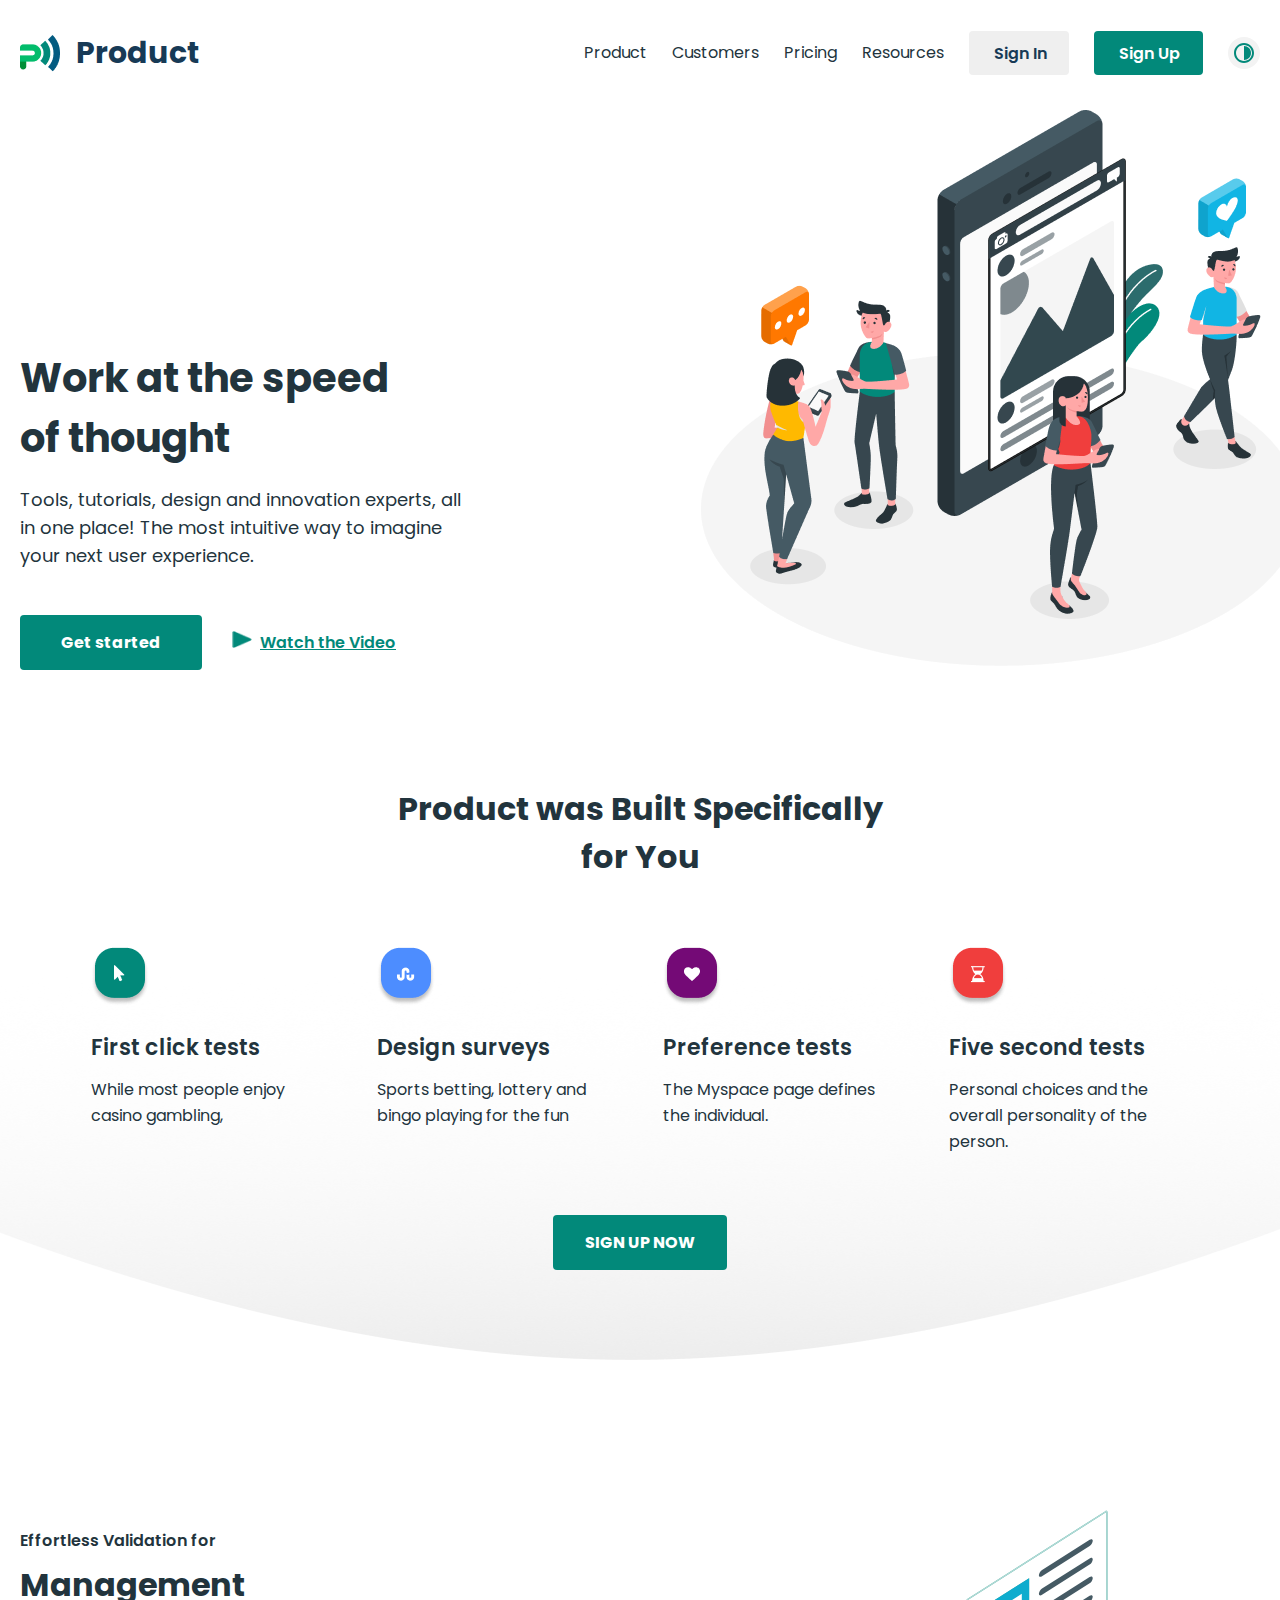
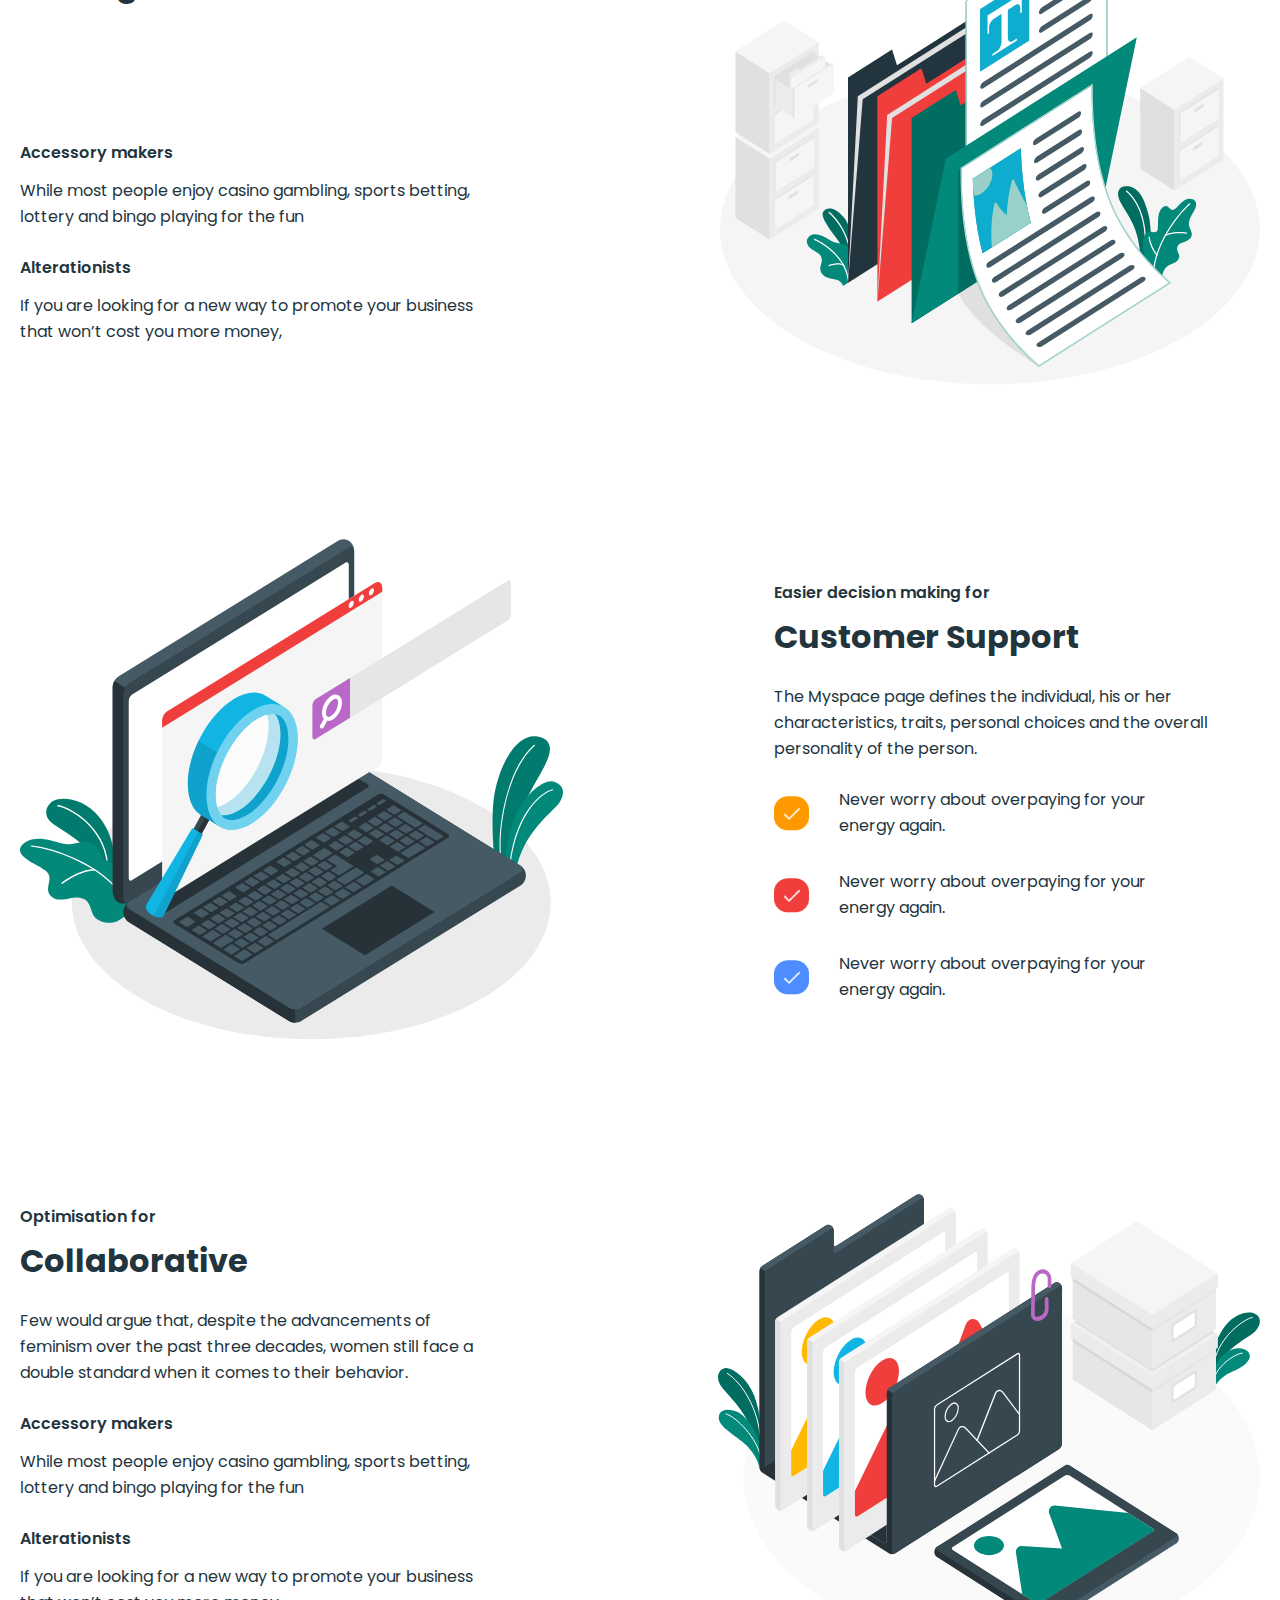
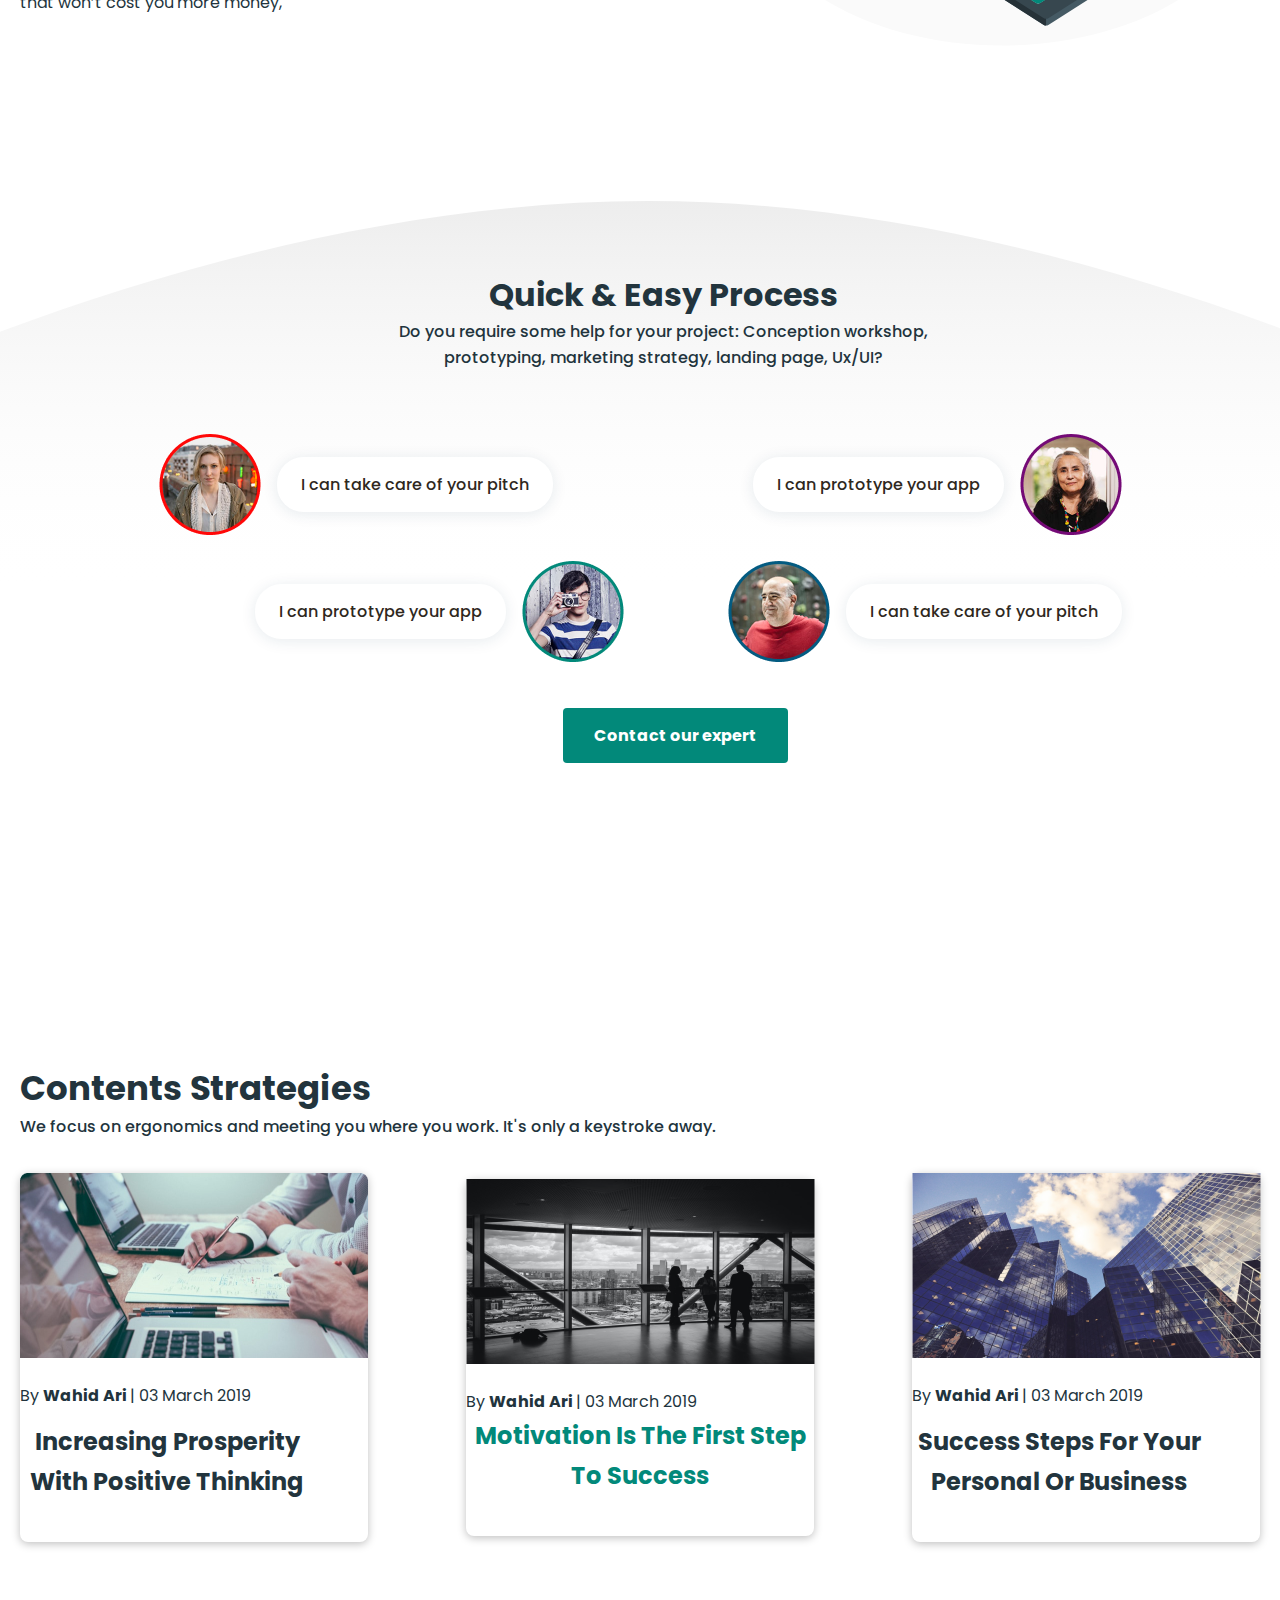
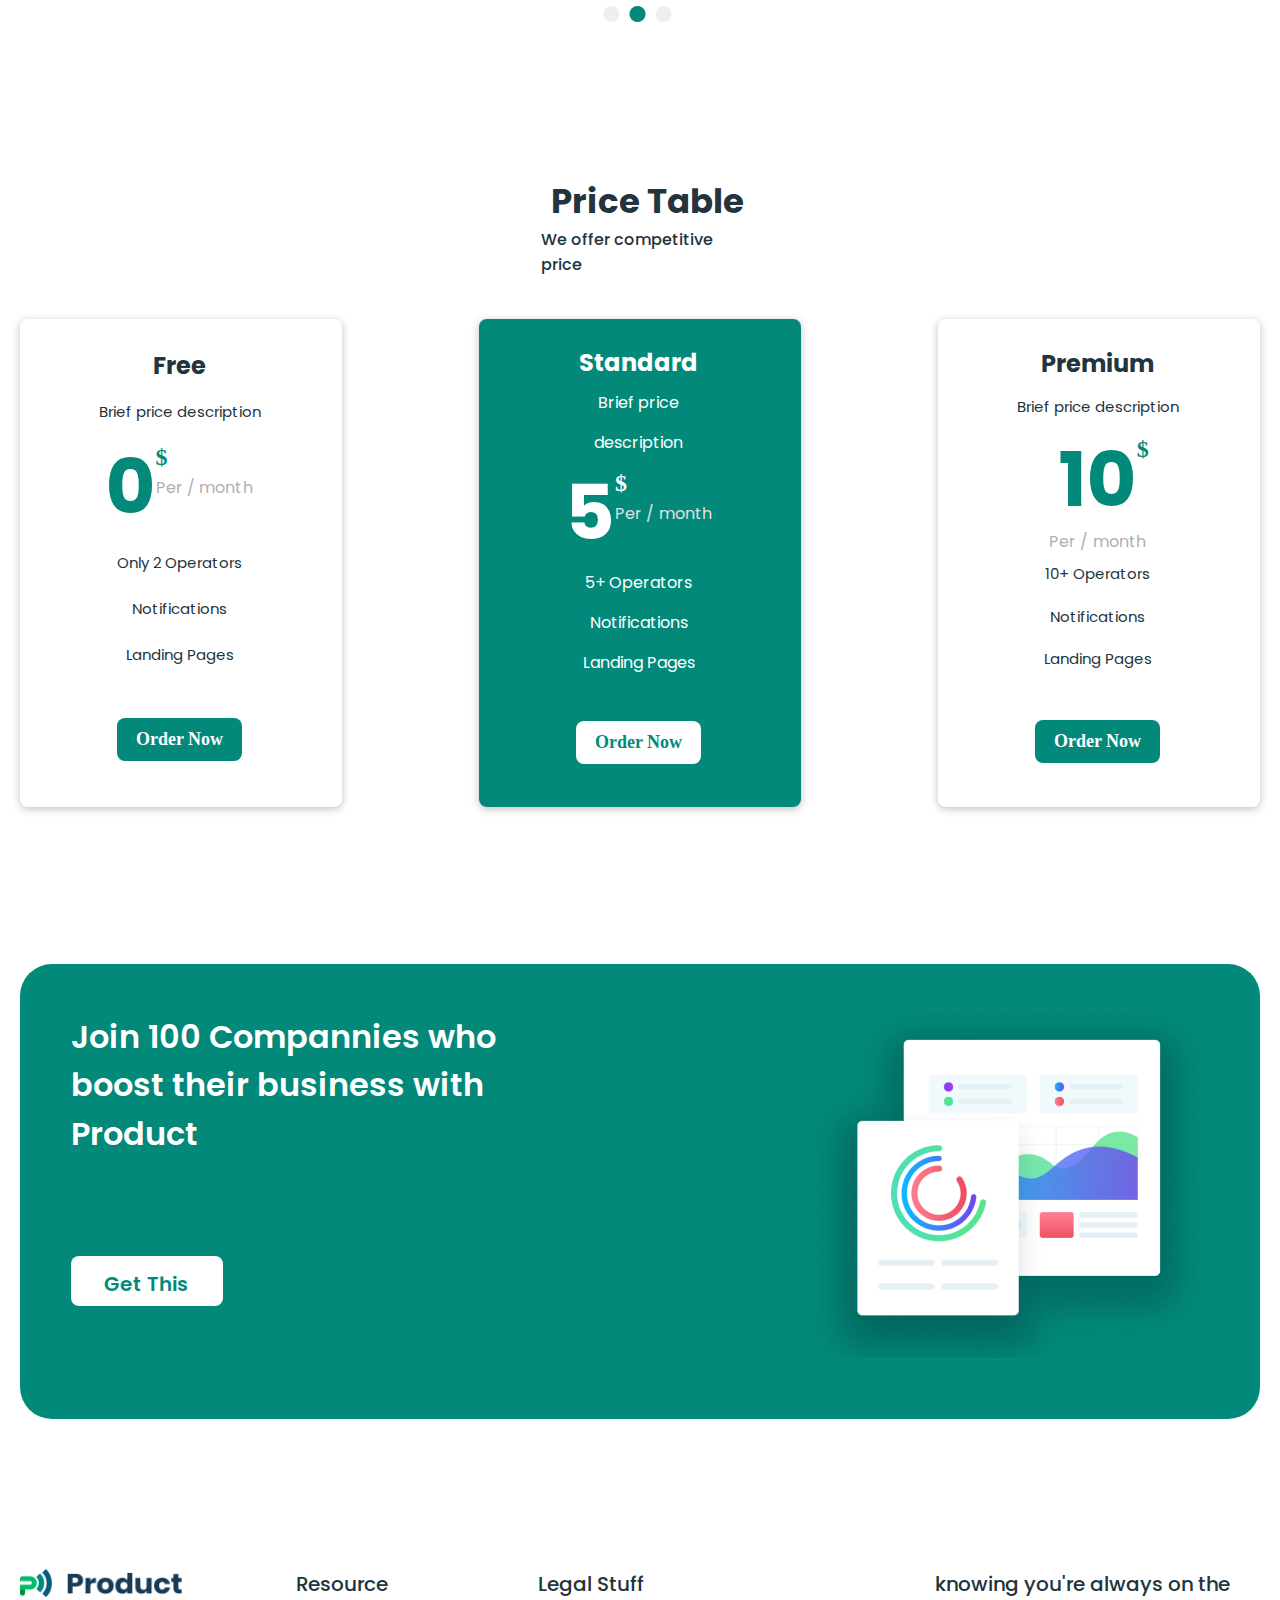
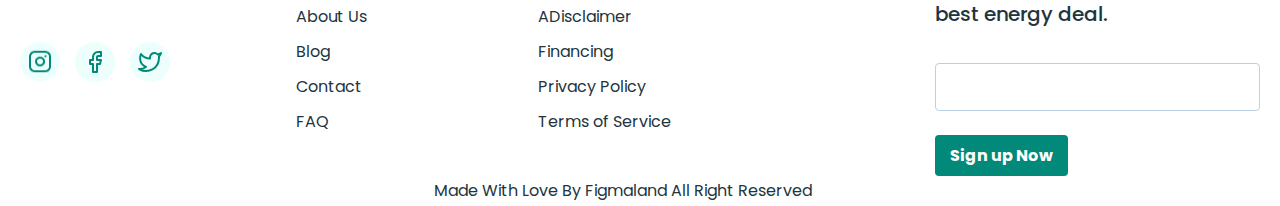
<file: index.html>
<!DOCTYPE html>
<html lang="en">

<head>
    <meta charset="UTF-8">
    <meta name="viewport" content="width=device-width, initial-scale=1.0">
    <title>Document</title>
    <link rel="stylesheet" href="./css/styles.css">
</head>

<body>
    <header class="header">
        <div class="container">
            <div class="header__wrapper">
                <div class="header__left__wrapper">
                    <img src="./img/header__logo.png" alt="">
                    <h1 class="header__left_header">
                        Product
                    </h1>
                </div>
                <div class="header__right_wrapper">
                    <ul class="header__list">
                        <li class="header__item">
                            <a class="header__item" href="/">Product</a>
                        </li>
                        <li class="header__item">
                            <a class="header__item" href="./customers.html">Customers</a>
                        </li>
                        <li class="header__item">
                            <a class="header__item" href="./pricing.html">Pricing</a>
                        </li>
                        <li class="header__item">
                            <a class="header__item" href="./recoursec.html">Resources</a>
                        </li>
                    </ul>

                    <button class="header__btn-1">
                        Sign In
                    </button>
                    <button class="header__btn-2">
                        Sign Up
                    </button>

                    <span class="header__span">

                    </span>


                </div>
                <img class="header__burger" src="./img/menu.png" alt="">
            </div>
        </div>
    </header>
    <main>
        <section class="at">
            <div class="container">
                <div class="at__wrapper">
                    <h2 class="at__header">
                        Work at the speed of thought
                    </h2>
                    <p class="at__text">
                        Tools, tutorials, design and innovation experts, all in one place! The most intuitive way to
                        imagine your next user experience.
                    </p>
                    <button class="at__btn">
                        Get started
                    </button>
                    <img class="at_img" width="20" height="17px" src="./img/Triangle Copy 6.png" alt="">
                    <a class="at__link" href="/">
                        Watch the Video
                    </a>
                </div>
            </div>
        </section>
        <section class="for">
            <div class="container">
                <div class="for__wrapper">
                    <h2 class="for_header">
                        Product was Built Specifically for You
                    </h2>
                    <ol class="for__list">
                        <li class="for__item">
                            <img src="./img/for__item.png" alt="">
                            <h3 class="for__list-header">
                                First click tests
                            </h3>
                            <p class="for__item-text">
                                While most people enjoy casino gambling,
                            </p>
                        </li>
                        <li class="for__item">
                            <img src="./img/for__item-2.png" alt="">
                            <h3 class="for__list-header">
                                Design surveys
                            </h3>
                            <p class="for__item-text">
                                Sports betting, lottery and bingo playing for the fun
                            </p>
                        </li>
                        <li class="for__item">
                            <img src="./img/for__item-3.png" alt="">
                            <h3 class="for__list-header">
                                Preference tests
                            </h3>
                            <p class="for__item-text">
                                The Myspace page defines the individual.
                            </p>
                        </li>
                        <li class="for__item">
                            <img src="./img/for__item-4.png" alt="">
                            <h3 class="for__list-header">
                                Five second tests
                            </h3>
                            <p class="for__item-text">
                                Personal choices and the overall personality of the person.
                            </p>
                        </li>
                    </ol>
                    <button class="for__btn">
                        SIGN UP NOW
                    </button>
                </div>
            </div>
        </section>
        <section class="man">
            <div class="container">
                <div class="man__wrapper">
                    <ol class="man__list">
                        <li class="man__item">


                            <div>
                                <p class="man__top_left-text">
                                    Effortless Validation for
                                </p>
                                <h2 class="man__top_left_header">
                                    Management
                                </h2>
                                <h4 class="man__top_left-header-2">
                                    Accessory makers
                                </h4>
                                <p class="man__top_left-text-2">
                                    While most people enjoy casino gambling, sports betting, lottery and bingo playing
                                    for
                                    the fun
                                </p>
                                <h4 class="man__top_left-header-2">
                                    Alterationists
                                </h4>
                                <p class="man__top_left-text-2">
                                    If you are looking for a new way to promote your business that won’t cost you more
                                    money,
                                </p>
                            </div>

                            <div>
                                <img class="man__item_img" src="./img/amico.svg" alt="">
                            </div>

                        </li>

                        <li class="man__item">

                            <div>
                                <p class="man__top_left-text">
                                    Easier decision making for
                                </p>
                                <h2 class="man__center_left_header">
                                    Customer Support
                                </h2>

                                <p class="man__top_left-text-2">
                                    The Myspace page defines the individual, his or her characteristics, traits,
                                    personal
                                    choices and the overall personality of the person.
                                </p>

                                <ol class="man__center_list">
                                    <li class="man__center_item">
                                        <img class="man_center_img" src="./img/man__center-1.png" alt="">
                                        <p class="man_center_text">
                                            Never worry about overpaying for your energy again.
                                        </p>
                                    </li>

                                    <li class="man__center_item">
                                        <img class="man_center_img" src="./img/man__center-2.png" alt="">
                                        <p class="man_center_text">
                                            Never worry about overpaying for your energy again.
                                        </p>
                                    </li>

                                    <li class="man__center_item">
                                        <img class="man_center_img" src="./img/man__center-3.png" alt="">
                                        <p class="man_center_text">
                                            Never worry about overpaying for your energy again.
                                        </p>
                                    </li>
                                </ol>

                            </div>


                            <div>
                                <img class="man__item_img" src="./img/amico-2.svg" alt="">
                            </div>


                        </li>



                        <li class="man__item">
                            <div>
                                <p class="man__top_left-text">
                                    Optimisation for
                                </p>
                                <h2 class="man__bottom_left_header">
                                    Collaborative
                                </h2>
                                <p class="man__top_left-text-2">
                                    Few would argue that, despite the advancements of feminism over the past three
                                    decades,
                                    women still face a double standard when it comes to their behavior.
                                </p>
                                <h4 class="man__top_left-header-2">
                                    Accessory makers
                                </h4>
                                <p class="man__top_left-text-2">
                                    While most people enjoy casino gambling, sports betting, lottery and bingo playing
                                    for
                                    the fun
                                </p>
                                <h4 class="man__top_left-header-2">
                                    Alterationists
                                </h4>
                                <p class="man__top_left-text-2">
                                    If you are looking for a new way to promote your business that won’t cost you more
                                    money,
                                </p>
                            </div>

                            <div>
                                <img class="man__item_img" src="./img/amico-3.svg" alt="">
                            </div>

                        </li>
                    </ol>



                </div>
            </div>
        </section>

        <section class="can">
            <div class="container">
                <div class="can__wrapper">
                    <div class="can__top_wrapper">
                        <h2 class="can__header">
                            Quick & Easy Process
                        </h2>
                        <p class="can__text">
                            Do you require some help for your project: Conception workshop, prototyping, marketing
                            strategy, landing page, Ux/UI?
                        </p>
                    </div>
                    <div class="can__bottom_wrapper">
                        <ol class="can__b_list">
                            <li class="can__b_item">
                                <img class="can__b_img-1" src="./img/Avator-1.png" alt="">
                                <p class="can__b_text">
                                    I can take care of your pitch
                                </p>
                            </li>

                            <li class="can__b_item">
                                <p class="can__b_text">
                                    I can prototype your app
                                </p>
                                <img class="can__b_img-2" src="./img/Avator-2.png" alt="">

                            </li>

                            <li class="can__b_item-2">
                                <p class="can__b_text">
                                    I can prototype your app
                                </p>
                                <img class="can__b_img-2" src="./img/Avator3.png" alt="">

                            </li>
                            <li class="can__b_item">
                                <img class="can__b_img-1" src="./img/Avator4.png" alt="">
                                <p class="can__b_text">
                                    I can take care of your pitch
                                </p>
                            </li>
                            <li class="can__b_item-3">
                                <button class="can__b_btn">
                                    Contact our expert
                                </button>
                            </li>
                        </ol>
                    </div>
                </div>
            </div>
        </section>
        <section class="con">
            <div class="container">
                <div class="con__wrapper">
                    <h2 class="con__header">
                        Contents Strategies
                    </h2>
                    <p class="con__text">
                        We focus on ergonomics and meeting you where you work. It's only a keystroke away.
                    </p>
                    <ol class="con__list">
                        <li class="con__item">
                            <img src="./img/con__img-1.png" alt="">
                            <p class="con__item_text">
                                By <span class="con__item_text-span">
                                    Wahid Ari
                                </span>
                                | 03 March 2019
                            </p>
                            <h3 class="con__item_header">
                                Increasing Prosperity With Positive Thinking
                            </h3>
                        </li>

                        <li class="con__item">
                            <img src="./img/con__img-2.png" alt="">
                            <p class="con__item_text">
                                By <span class="con__item_text-span">
                                    Wahid Ari
                                </span>
                                | 03 March 2019
                            </p>
                            <h3 class="con__item_header-2">
                                Motivation Is The First Step To Success
                            </h3>
                        </li>

                        <li class="con__item">
                            <img src="./img/con__img-3.png" alt="">
                            <p class="con__item_text">
                                By <span class="con__item_text-span">
                                    Wahid Ari
                                </span>
                                | 03 March 2019
                            </p>
                            <h3 class="con__item_header">
                                Success Steps For Your Personal Or Business
                            </h3>
                        </li>
                    </ol>
                    <img class="carosolt" src="./img/carosolt.png" alt="">
                </div>
            </div>
        </section>

        <section class="we">
            <div class="container">
                <div class="we__wrapper">
                    <div class="we__header__wrapper">
                        <h2 class="we__header">
                            Price Table
                        </h2>
                        <p class="we__text">
                            We offer competitive price
                        </p>
                    </div>

                    <ol class="we__list">
                        <li class="we__item">
                            <h3 class="we__item_header">
                                Free
                            </h3>
                            <p class="we__item__text-1">
                                Brief price description
                            </p>
                            <p class="we__item__text-2">
                                0
                            </p>
                            <sup class="we__item__text-3">
                                $
                            </sup>
                            <p class="we__item__text-4">
                                Per / month
                            </p>
                            <p class="we__item__text-1">
                                Only 2 Operators
                            </p>
                            <p class="we__item__text-1">
                                Notifications
                            </p>
                            <p class="we__item__text-1">
                                Landing Pages
                            </p>
                            <button class="we__item_btn">
                                Order Now
                            </button>
                        </li>

                        <li class="we__item-1">
                            <h3 class="we__item_header-1-1">
                                Standard
                            </h3>
                            <p class="we__item__text-1-1">
                                Brief price description
                            </p>
                            <p class="we__item__text-2-1">
                                5
                            </p>
                            <sup class="we__item__text-3-1">
                                $
                            </sup>
                            <p class="we__item__text-4-1">
                                Per / month
                            </p>
                            <p class="we__item__text-1-1">
                                5+ Operators
                            </p>
                            <p class="we__item__text-1-1">
                                Notifications
                            </p>
                            <p class="we__item__text-1-1">
                                Landing Pages
                            </p>
                            <button class="we__item_btn-1">
                                Order Now
                            </button>
                        </li>

                        <li class="we__item">
                            <h3 class="we__item_header">
                                Premium
                            </h3>
                            <p class="we__item__text-1">
                                Brief price description
                            </p>
                            <p class="we__item__text-2">
                                10
                            </p>
                            <sup class="we__item__text-3">
                                $
                            </sup>
                            <p class="we__item__text-4">
                                Per / month
                            </p>
                            <p class="we__item__text-1">
                                10+ Operators
                            </p>
                            <p class="we__item__text-1">
                                Notifications
                            </p>
                            <p class="we__item__text-1">
                                Landing Pages
                            </p>
                            <button class="we__item_btn">
                                Order Now
                            </button>
                        </li>
                    </ol>
                </div>
            </div>
        </section>

        <section class="who">
            <div class="container">
                <div class="who__wrapper">
                    <div class="who__wrapper-2">
                        <h2 class="who__header">
                            Join 100 Compannies who boost their business with Product
                        </h2>
    
                        <button class="who__btn">
                            Get This
                        </button>
                    </div>

                    <div>
                        <img class="who__img" src="./img/screen.png" alt="">
                    </div>
                </div>
            </div>
        </section>
    </main>

    <footer class="footer">
        <div class="container">
            <div class="footer__wrapper">
                <div class="footer__left_wrapper">
                    <img width="163" height="29px" src="./img/product.png" alt="">
                    <img class="footer__left_img-1" width="40" height="40" src="./img/footer-1.png" alt="">
                    <img class="footer__left_img-2" width="40" height="40" src="./img/footer-2.svg" alt="">
                    <img class="footer__left_img-3" width="40" height="40" src="./img/footer-3.svg" alt="">
                </div>
                <ol class="footer__list">
                    <li class="footer__item">
                        <h2 class="footer__item_header">
                            Resource
                        </h2>
                        <ul class="footer__item_list">
                            <li class="footer__item_item">
                                About Us
                            </li>
                            <li class="footer__item_item">
                                Blog
                            </li>
                            <li class="footer__item_item">
                                Contact
                            </li>
                            <li class="footer__item_item">
                                FAQ
                            </li>
                        </ul>
                    </li>

                    <li class="footer__item">
                        <h2 class="footer__item_header">
                            Legal Stuff
                        </h2>
                        <ul class="footer__item_list">
                            <li class="footer__item_item">
                                ADisclaimer
                            </li>
                            <li class="footer__item_item">
                                Financing
                            </li>
                            <li class="footer__item_item">
                                Privacy Policy
                            </li>
                            <li class="footer__item_item">
                                Terms of Service
                            </li>
                        </ul>
                    </li>
                </ol>

                <div class="footer__right_wrapper">
                    <h2 class="footer__right_header">
                        knowing you're always on the best energy deal.
                    </h2>
                    <input type="text" class="footer__right_input">

                    <button class="footer__right_btn">
                        Sign up Now
                    </button>
                </div>
                <div class="footer__bottom">
                    <h2 class="footer__bottom_header">
                        Made With Love By Figmaland All Right Reserved
                    </h2>
                </div>
            </div>
    </footer>
</body>

</html>
</file>
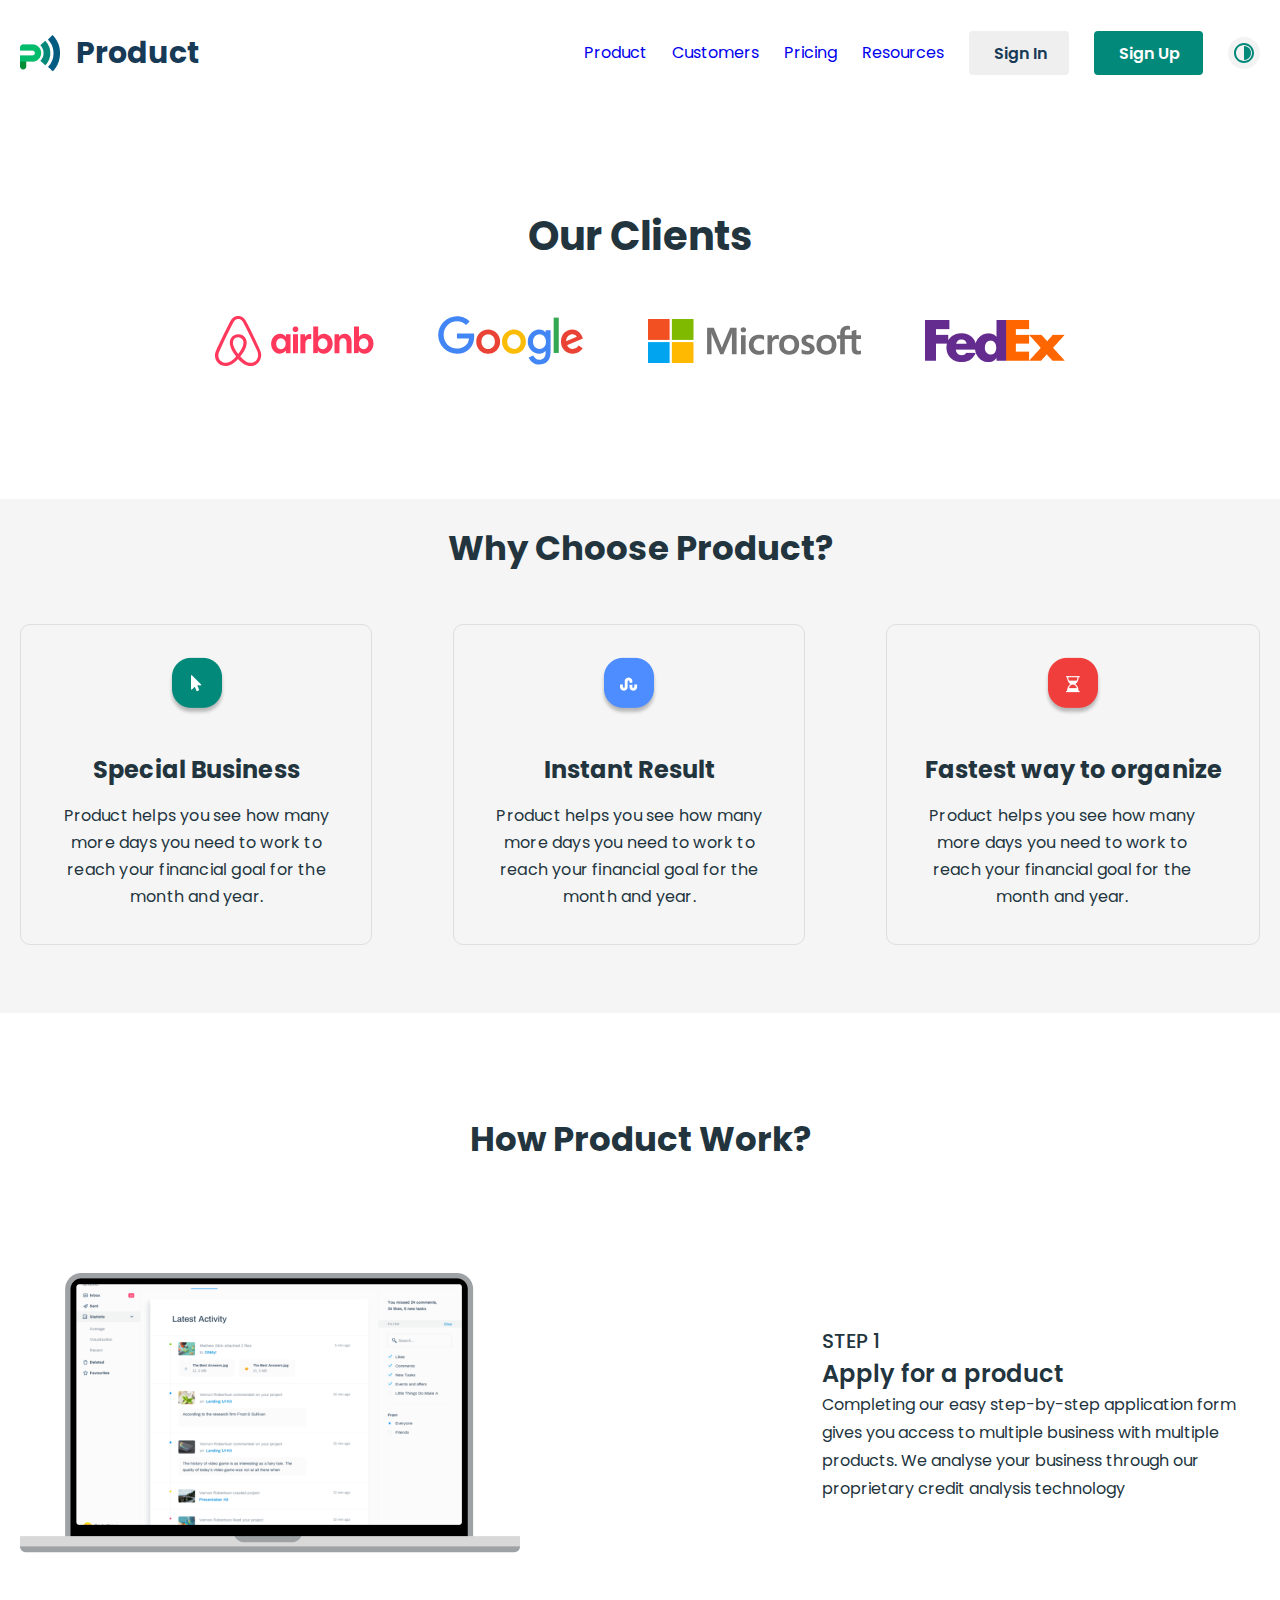
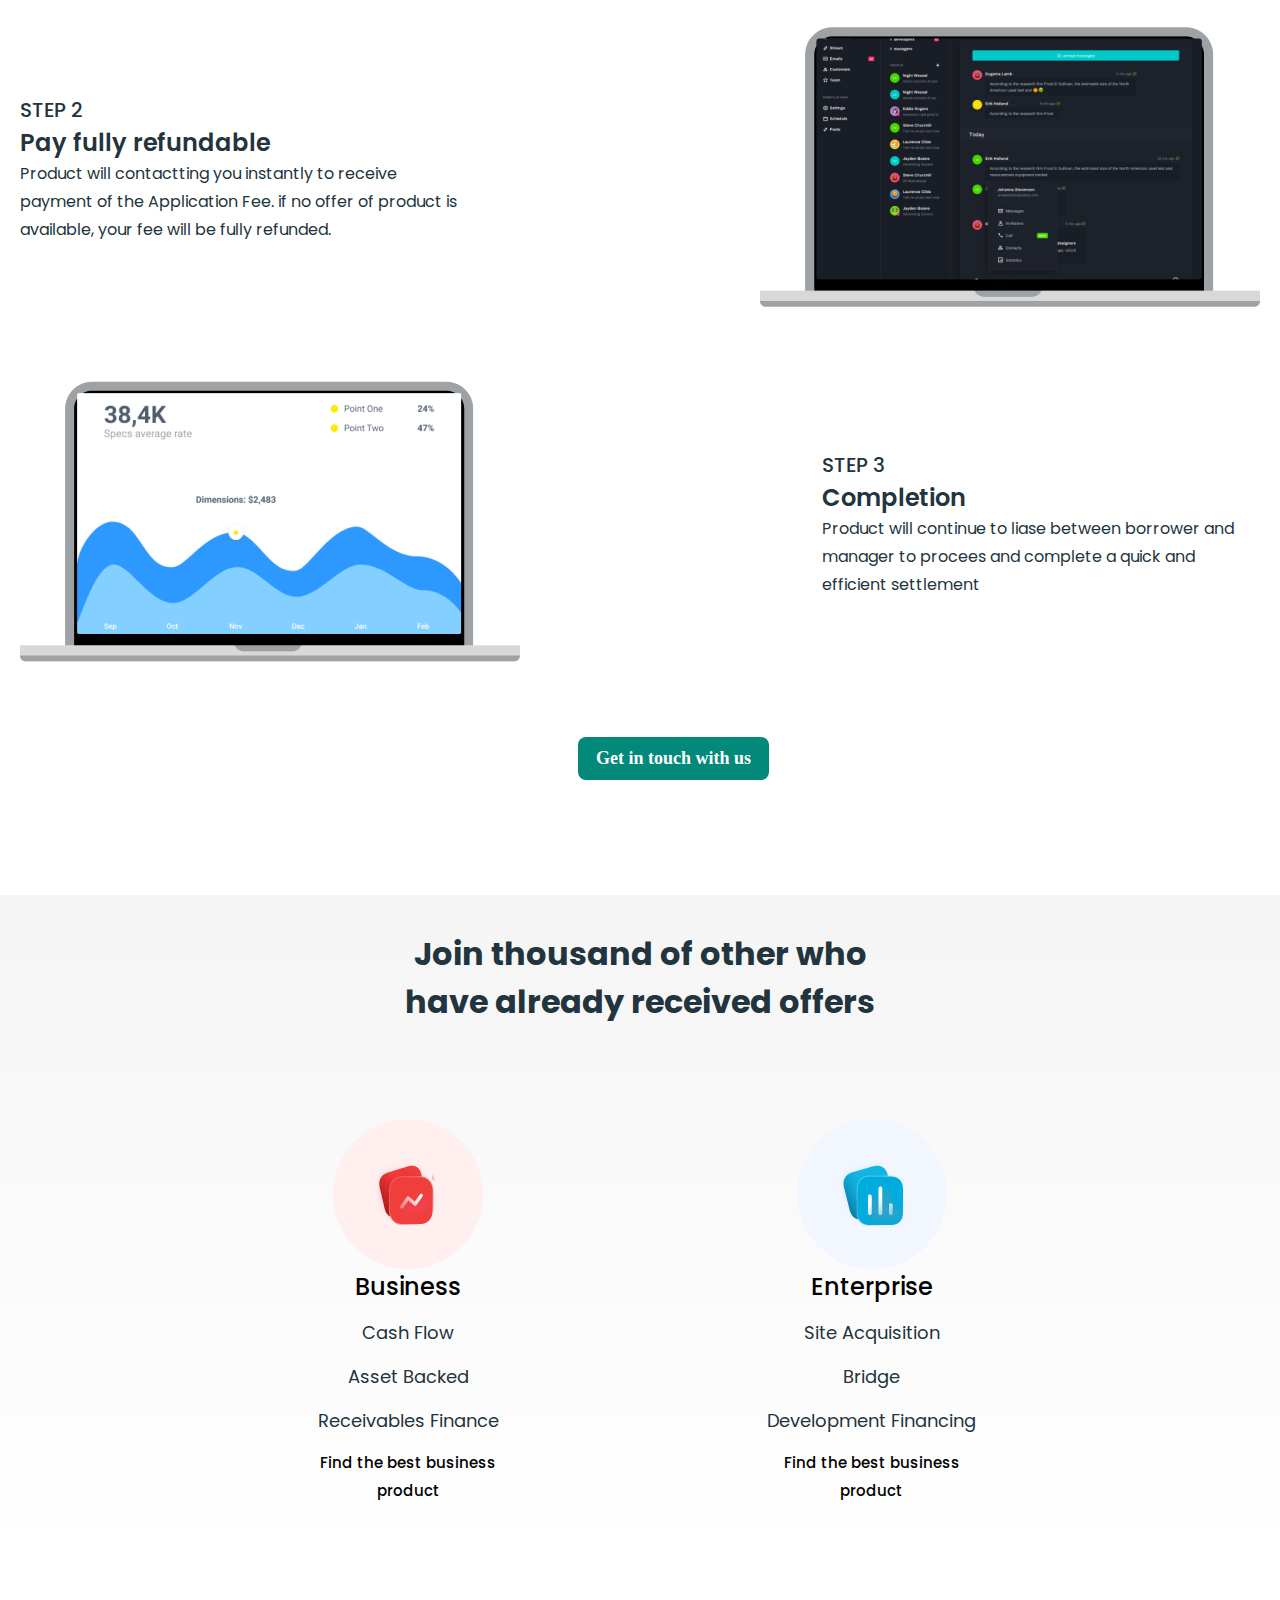
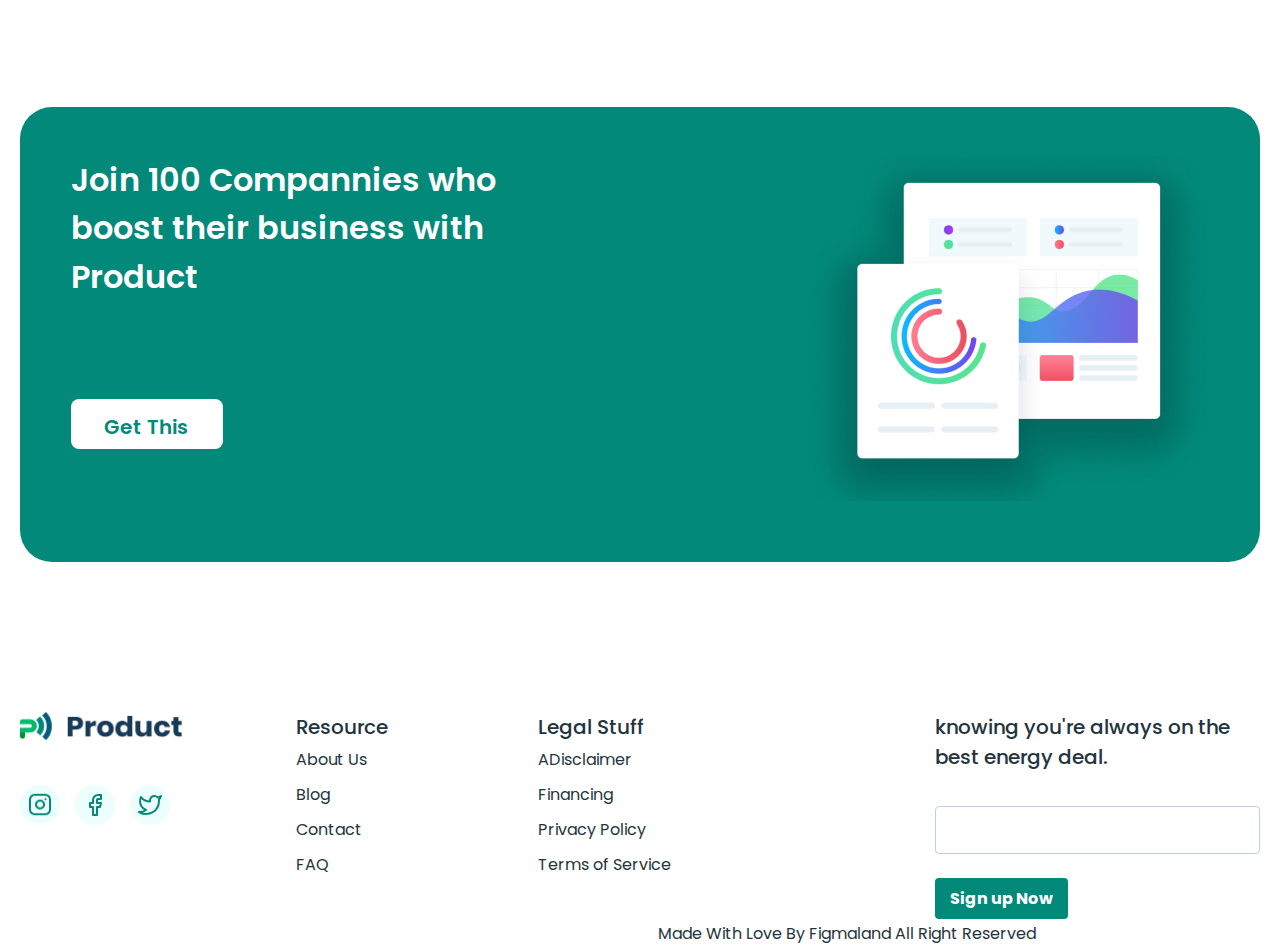
<file: customers.html>
<!DOCTYPE html>
<html lang="ru">
<head>
    <meta charset="UTF-8">
    <meta name="viewport" content="width=device-width, initial-scale=1.0">
    <title>Document</title>
    <link rel="stylesheet" href="./css/styles.css">
</head>
<body>
    <header class="header">
        <div class="container">
            <div class="header__wrapper">
                <div class="header__left__wrapper">
                    <img src="./img/header__logo.png" alt="">
                    <h1 class="header__left_header">
                        Product
                    </h1>
                </div>
                <div class="header__right_wrapper">
                    <ul class="header__list">
                        <li class="header__item">
                            <a class="header__item_link" href="/">Product</a>
                        </li>
                        <li class="header__item">
                            <a class="header__item_link" href="./customers.html">Customers</a>
                        </li>
                        <li class="header__item">
                            <a class="header__item_link" href="./pricing.html">Pricing</a>
                        </li>
                        <li class="header__item">
                            <a class="header__item_link" href="./recoursec.html">Resources</a>
                        </li>
                    </ul>
                    
                    <button class="header__btn-1">
                        Sign In
                    </button>
                    <button class="header__btn-2">
                        Sign Up
                    </button>
                    
                    <span class="header__span">
                        
                    </span>
                    
                    
                </div>
                <img class="header__burger" src="./img/menu.png" alt="">  
            </div>
        </div>
    </header>
    <section class="our">
        <div class="container">
            <div class="our__wrapper">
                <h2 class="our__header">
                    Our Clients
                </h2>
                
                <a href="/" class="our_img-wrapper">
                    <img src="./img/our-q-1.svg" alt="">
                    <img src="./img/our-q-2.svg" alt="">
                    <img class="img-2" src="./img/our-q-3.svg" alt="">
                    <img src="./img/our-q-4.png" alt="">
                </a>
            </div>
        </div>
    </section>
    
    <section class="why">
        <div class="container">
            <div class="why__wrapper">
                <h2 class="why__header">
                    Why Choose Product?
                </h2>
                <ol class="why__list">
                    <li class="why__item">
                        <img src="./img/for__item.png" alt="">
                        <h2 class="why__item_header">
                            Special Business
                        </h2>
                        
                        <p class="why__item_text">
                            Product helps you see how many more days you need to work to reach your financial goal for the month and year.
                        </p>
                    </li>
                    <li class="why__item">
                        <img src="./img/for__item-2.png" alt="">
                        <h2 class="why__item_header">
                            Instant Result
                        </h2>
                        
                        <p class="why__item_text">
                            Product helps you see how many more days you need to work to reach your financial goal for the month and year.
                        </p>
                    </li>
                    <li class="why__item">
                        <img src="./img/for__item-4.png" alt="">
                        <h2 class="why__item_header">
                            Fastest way to organize
                        </h2>
                        
                        <p class="why__item_text">
                            Product helps you see how many more days you need to work to reach your financial goal for the month and year.
                        </p>
                    </li>
                </ol>
            </div>
        </div>
    </section>
    
    <section class="how">
        <div class="container">
            <div class="how__wrapper">
                <h2 class="how__header">
                    How Product Work?
                </h2>
                
                <ol class="how__list">
                    <li class="how__item">
                        <div>
                            <img class="how__img" src="./img/mac1.png" alt="">
                        </div>

                        <div>
                            <h4 class="how__item__header-1">
                                STEP 1
                            </h4>
                            <h2 class="how__item__header-2">
                                Apply for a product
                            </h2>
                            <p class="how__item__text">
                                Completing our easy step-by-step application form gives you access to multiple business with multiple products. We analyse your business through our proprietary credit analysis technology 
                            </p>
                        </div>

                        
                    </li>
                    
                    <li class="how__item">
                        <div>
                            <img class="how__img" src="./img/mac2.png" alt="">
                        </div>


                        <div>
                            <h4 class="how__item__header-1">
                                STEP 2
                            </h4>
                            <h2 class="how__item__header-2">
                                Pay fully refundable
                            </h2>
                            <p class="how__item__text">
                                Product will contactting you instantly to receive payment of the Application Fee. if no offer of product is available, your fee will be fully refunded.
                            </p>
                        </div>


                    </li>
                    
                    <li class="how__item">

                        <div>
                            <img class="how__img" src="./img/mac3.png" alt="">
                        </div>

                        <div>
                            <h4 class="how__item__header-1">
                                STEP 3
                            </h4>
                            <h2 class="how__item__header-2">
                                Completion
                            </h2>
                            <p class="how__item__text">
                                Product will continue to liase between borrower and manager to procees and complete a quick and efficient settlement
                            </p>
                        </div>
                    </li>
                </ol>
                
                <button class="how__btn"> 
                    Get in touch with us
                </button>
            </div>
        </div>
    </section>
    
    
    <section class="of">
        <div class="container">
            <div class="of__wrapper">
                <h2 class="of__header">
                    Join thousand of other who have already received offers
                </h2>
                
                <ol class="of__list">
                    <li class="of__item">
                        <img src="./img/end__sect-1.png" alt="">
                        <h3 class="of__item_header">
                            Business
                        </h3>
                        <p class="of__item_text"> 
                            Cash Flow
                        </p>
                        
                        <p class="of__item_text">
                            Asset Backed
                        </p>
                        
                        <p class="of__item_text">
                            Receivables Finance
                        </p>

                        <p class="of__item_text-2">
                            Find the best business product
                        </p>
                    </li>
                    <li class="of__item">
                        <img src="./img/end__sect-2.png" alt="">
                        <h3 class="of__item_header">
                            Enterprise
                        </h3>
                        <p class="of__item_text"> 
                            Site Acquisition
                        </p>
                        
                        <p class="of__item_text">
                            Bridge 
                        </p>
                        
                        <p class="of__item_text">
                            Development Financing
                        </p>

                        <p class="of__item_text-2">
                            Find the best business product
                        </p>
                    </li>
                </ol>
            </div>
        </div>
    </section>

    <section class="who">
        <div class="container">
            <div class="who__wrapper">
                <div class="who__wrapper-2">
                    <h2 class="who__header">
                        Join 100 Compannies who boost their business with Product
                    </h2>

                    <button class="who__btn">
                        Get This
                    </button>
                </div>

                <div>
                    <img class="who__img" src="./img/screen.png" alt="">
                </div>
            </div>
        </div>
    </section>

    <footer class="footer">
        <div class="container">
            <div class="footer__wrapper">
                <div class="footer__left_wrapper">
                    <img width="163" height="29px" src="./img/product.png" alt="">
                    <img class="footer__left_img-1" width="40" height="40" src="./img/footer-1.png" alt="">
                    <img class="footer__left_img-2" width="40" height="40" src="./img/footer-2.svg" alt="">
                    <img class="footer__left_img-3" width="40" height="40" src="./img/footer-3.svg" alt="">
                </div>
                <ol class="footer__list">
                    <li class="footer__item">
                        <h2 class="footer__item_header">
                            Resource
                        </h2>
                        <ul class="footer__item_list">
                            <li class="footer__item_item">
                                About Us
                            </li>
                            <li class="footer__item_item">
                                Blog
                            </li>
                            <li class="footer__item_item">
                                Contact
                            </li>
                            <li class="footer__item_item">
                                FAQ
                            </li>
                        </ul>
                    </li>
                    
                    <li class="footer__item">
                        <h2 class="footer__item_header">
                            Legal Stuff
                        </h2>
                        <ul class="footer__item_list">
                            <li class="footer__item_item">
                                ADisclaimer
                            </li>
                            <li class="footer__item_item">
                                Financing
                            </li>
                            <li class="footer__item_item">
                                Privacy Policy
                            </li>
                            <li class="footer__item_item">
                                Terms of Service
                            </li>
                        </ul>
                    </li>
                </ol>
                
                <div class="footer__right_wrapper">
                    <h2 class="footer__right_header">
                        knowing you're always on the best energy deal.
                    </h2>
                    <input type="text" class="footer__right_input">
                    
                    <button class="footer__right_btn">
                        Sign up Now
                    </button>
                </div>
                
                
            </div>
            <div class="footer__bottom">
                <h2 class="footer__bottom_header">
                    Made With Love By Figmaland All Right Reserved
                </h2>
            </div>
        </div>
    </footer>
    
</body>
</html>
</file>
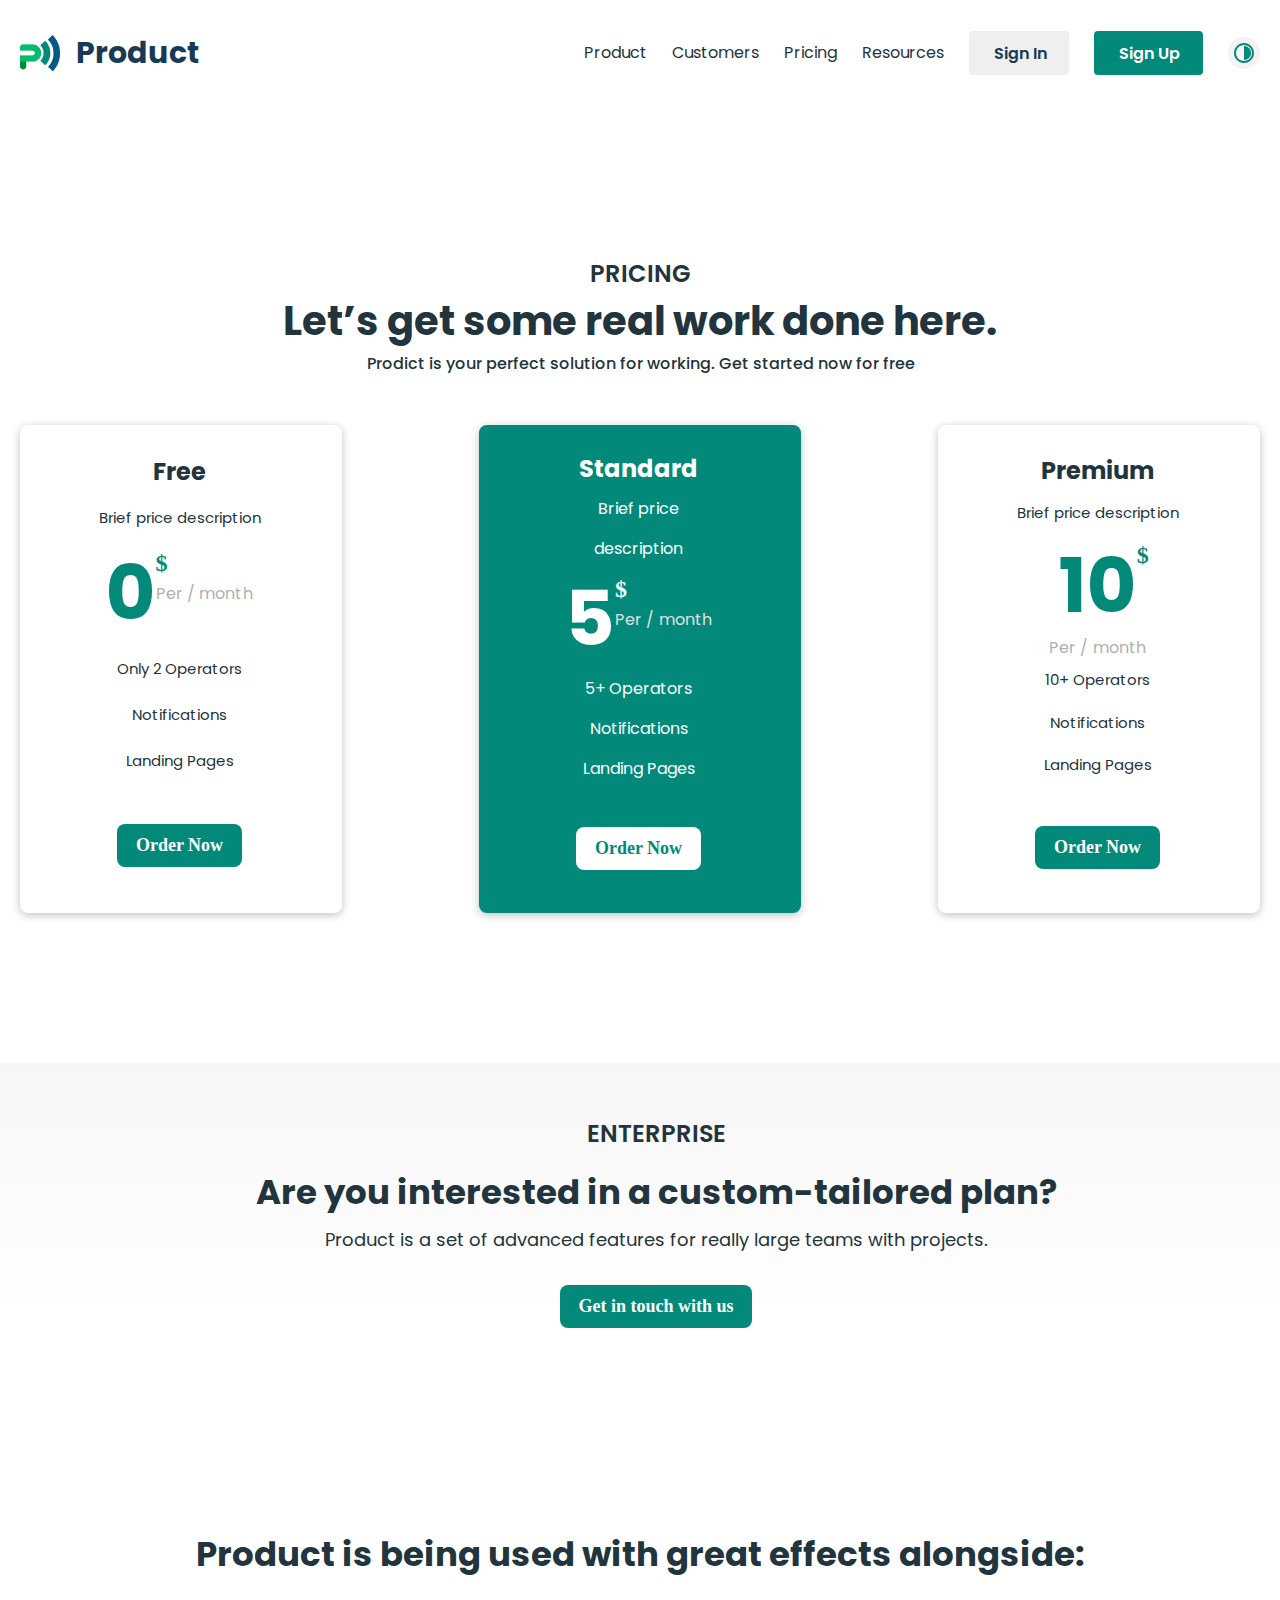
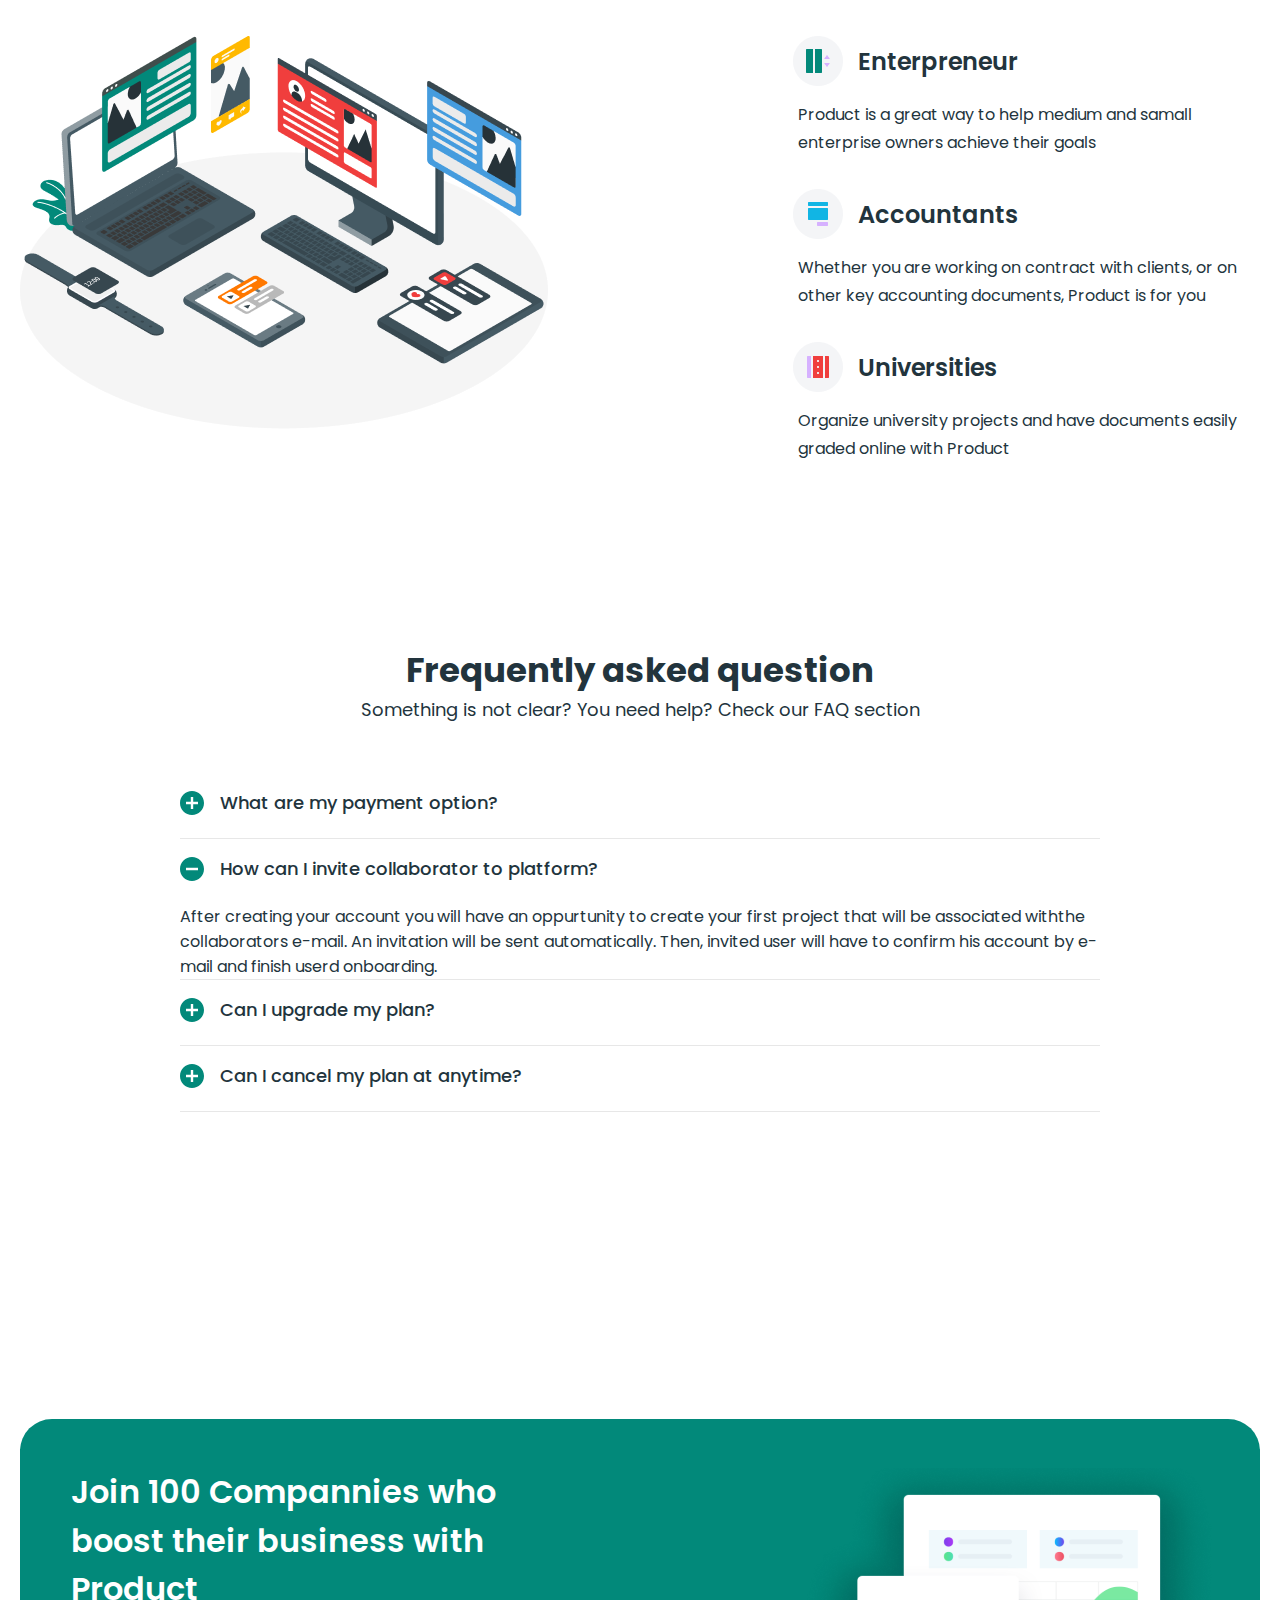
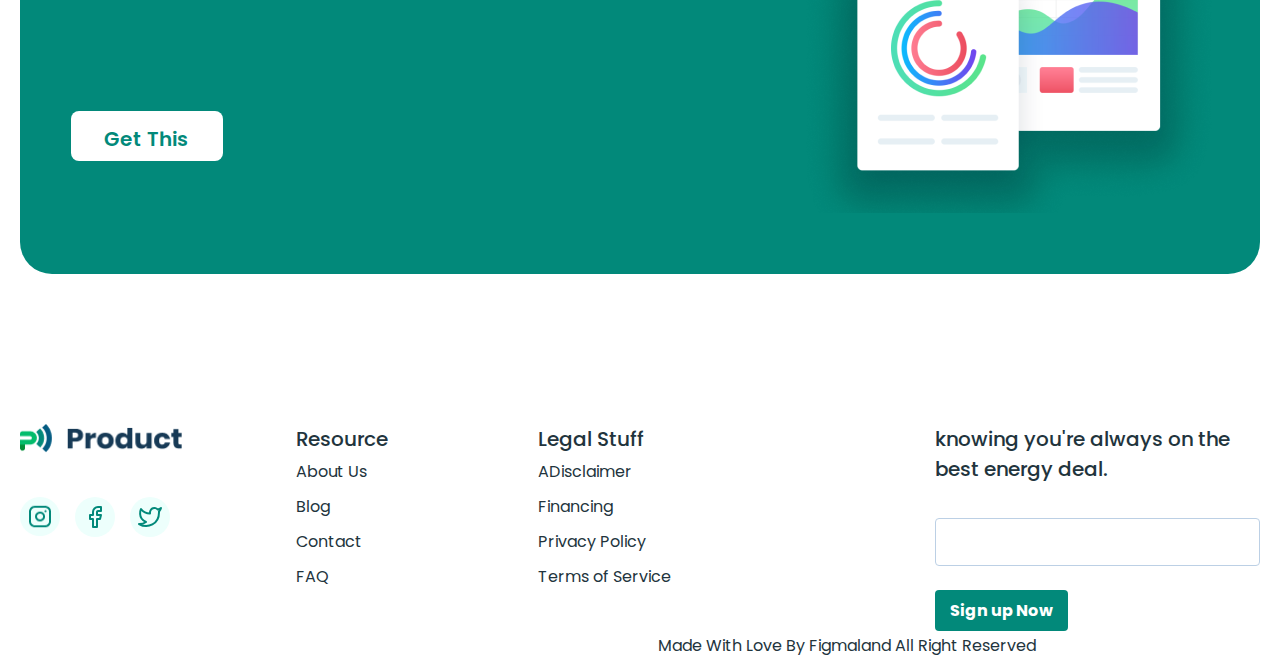
<file: pricing.html>
<!DOCTYPE html>
<html lang="en">
<head>
    <meta charset="UTF-8">
    <meta name="viewport" content="width=device-width, initial-scale=1.0">
    <title>Document</title>
    <link rel="stylesheet" href="./css/styles.css">
</head>
<body>
    <header class="header">
        <div class="container">
            <div class="header__wrapper">
                <div class="header__left__wrapper">
                    <img src="./img/header__logo.png" alt="">
                    <h1 class="header__left_header">
                        Product
                    </h1>
                </div>
                <div class="header__right_wrapper">
                    <ul class="header__list">
                        <li class="header__item">
                            <a class="header__item" href="/">Product</a>
                        </li>
                        <li class="header__item">
                            <a class="header__item" href="./customers.html">Customers</a>
                        </li>
                        <li class="header__item">
                            <a class="header__item" href="./pricing.html">Pricing</a>
                        </li>
                        <li class="header__item">
                            <a class="header__item" href="./recoursec.html">Resources</a>
                        </li>
                    </ul>

                    <button class="header__btn-1">
                        Sign In
                    </button>
                    <button class="header__btn-2">
                        Sign Up
                    </button>

                    <span class="header__span">

                    </span>


                </div>
                <img class="header__burger" src="./img/menu.png" alt="">
            </div>
        </div>
    </header>
    
    <section class="hero">
        <div class="container">
            <div class="hero__wrapper">
                <div class="hero__header__wrapper">
                    <h2 class="hero__header">
                        PRICING
                    </h2>
                    
                    <h2 class="hero__header-2">
                        Let’s get some real work done here.
                    </h2>
                    
                    <p class="hero__text">
                        Prodict is your perfect solution for working. Get started now for free
                    </p>
                </div>
                
                <ol class="hero__list">
                    <li class="hero__item">
                        <h3 class="hero__item_header">
                            Free
                        </h3>
                        <p class="hero__item__text-1">
                            Brief price description
                        </p>
                        <p class="hero__item__text-2">
                            0
                        </p>
                        <sup class="hero__item__text-3">
                            $
                        </sup>
                        <p class="hero__item__text-4">
                            Per / month
                        </p>
                        <p class="hero__item__text-1">
                            Only 2 Operators
                        </p>
                        <p class="hero__item__text-1">
                            Notifications
                        </p>
                        <p class="hero__item__text-1">
                            Landing Pages
                        </p>
                        <button class="hero__item_btn">
                            Order Now
                        </button>
                    </li>
                    
                    <li class="hero__item-1">
                        <h3 class="hero__item_header-1-1">
                            Standard
                        </h3>
                        <p class="hero__item__text-1-1">
                            Brief price description
                        </p>
                        <p class="hero__item__text-2-1">
                            5
                        </p>
                        <sup class="hero__item__text-3-1">
                            $
                        </sup>
                        <p class="hero__item__text-4-1">
                            Per / month
                        </p>
                        <p class="hero__item__text-1-1">
                            5+ Operators
                        </p>
                        <p class="hero__item__text-1-1">
                            Notifications
                        </p>
                        <p class="hero__item__text-1-1">
                            Landing Pages
                        </p>
                        <button class="hero__item_btn-1">
                            Order Now
                        </button>
                    </li>
                    
                    <li class="hero__item">
                        <h3 class="hero__item_header">
                            Premium
                        </h3>
                        <p class="hero__item__text-1">
                            Brief price description
                        </p>
                        <p class="hero__item__text-2">
                            10
                        </p>
                        <sup class="hero__item__text-3">
                            $
                        </sup>
                        <p class="hero__item__text-4">
                            Per / month
                        </p>
                        <p class="hero__item__text-1">
                            10+ Operators
                        </p>
                        <p class="hero__item__text-1">
                            Notifications
                        </p>
                        <p class="hero__item__text-1">
                            Landing Pages
                        </p>
                        <button class="hero__item_btn">
                            Order Now
                        </button>
                    </li>
                </ol>
            </div>
        </div>
    </section>
    
    <section class="ent">
        <div class="container">
            <div class="ent__wrapper">
                <h2 class="ent__header-1">
                    ENTERPRISE
                </h2>
                <h3 class="ent__header-2">
                    Are you interested  in a custom-tailored plan?
                </h3>
                <p class="ent__text">
                    Product is a set of advanced features for really large teams with projects.
                </p>
                <button class="ent__btn">
                    Get in touch with us
                </button>
            </div>
        </div>
    </section>
    
    <section class="is">
        <div class="container">
            <div class="is__wrapper">
                <div class="is_top-wrapper">
                    <h2 class="is_top-header">
                        Product is being used with great effects alongside:
                    </h2>
                </div>
                <ol class="is__list">
                    <li class="is__item">
                        <img src="./img/is-1.png" alt="">
                        <h2 class="is__item_header">
                            Enterpreneur
                        </h2>
                        <p class="is__item_text">
                            Product is a great way to help medium and samall enterprise owners achieve their goals
                        </p>
                    </li>
                    
                    <li class="is__item">
                        <img src="./img/is-2.png" alt="">
                        <h2 class="is__item_header">
                            Accountants
                        </h2>
                        <p class="is__item_text">
                            Whether you are working on contract with clients, or on other key accounting documents, Product is for you
                        </p>
                    </li>
                    
                    <li class="is__item">
                        <img src="./img/is-3.png" alt="">
                        <h2 class="is__item_header">
                            Universities
                        </h2>
                        <p class="is__item_text">
                            Organize university projects and have documents easily graded online with Product
                        </p>
                    </li>
                </ol>
                
            </div>
        </div>
    </section>
    
    <section class="not">
        <div class="container">
            <div class="not__wrapper">
                <div class="not__header__wrapper">
                    <h2 class="not__header_header">
                        Frequently asked question
                    </h2>
                    
                    <p class="not__header_text">
                        Something is not clear? You need help? Check our FAQ section
                    </p>
                </div>
                <ol class="not__list">
                    <li class="not__item">
                        <img class="not__item_img" src="./img/plus_circle.svg" alt="">
                        <p class="not__item-text">
                            What are my payment option?
                        </p>
                        <span class="item__span">

                        </span>
                    </li>

                    <li class="not__item">
                        <img class="not__item_img" src="./img/minus_circle.svg" alt="">
                        <p class="not__item-text">
                            How can I invite collaborator to platform?
                        </p>
  
                        <p class="not__item_text-2">
                            After creating your account you will have an oppurtunity to create your first project that will be associated withthe collaborators e-mail. An invitation  will be sent automatically. Then, invited user will have to confirm his account by e-mail and finish userd onboarding.
                        </p>
                        <span class="item__span">

                        </span>
                    </li>

                    <li class="not__item">
                        <img class="not__item_img" src="./img/plus_circle.svg" alt="">
                        <p class="not__item-text">
                            Can I upgrade my plan?
                        </p>
                        <span class="item__span">

                        </span>
                    </li>
                    <li class="not__item">
                        <img class="not__item_img" src="./img/plus_circle.svg" alt="">
                        <p class="not__item-text">
                            Can I cancel my plan at anytime?
                        </p>
                        <span class="item__span">

                        </span>
                    </li>
                </ol>
            </div>
        </div>
    </section>

    <section class="who">
        <div class="container">
            <div class="who__wrapper">
                <div class="who__wrapper-2">
                    <h2 class="who__header">
                        Join 100 Compannies who boost their business with Product
                    </h2>

                    <button class="who__btn">
                        Get This
                    </button>
                </div>

                <div>
                    <img class="who__img" src="./img/screen.png" alt="">
                </div>
            </div>
        </div>
    </section>

    <footer class="footer">
        <div class="container">
            <div class="footer__wrapper">
                <div class="footer__left_wrapper">
                    <img width="163" height="29px" src="./img/product.png" alt="">
                    <img class="footer__left_img-1" width="40" height="40" src="./img/footer-1.png" alt="">
                    <img class="footer__left_img-2" width="40" height="40" src="./img/footer-2.svg" alt="">
                    <img class="footer__left_img-3" width="40" height="40" src="./img/footer-3.svg" alt="">
                </div>
                <ol class="footer__list">
                    <li class="footer__item">
                        <h2 class="footer__item_header">
                            Resource
                        </h2>
                        <ul class="footer__item_list">
                            <li class="footer__item_item">
                                About Us
                            </li>
                            <li class="footer__item_item">
                                Blog
                            </li>
                            <li class="footer__item_item">
                                Contact
                            </li>
                            <li class="footer__item_item">
                                FAQ
                            </li>
                        </ul>
                    </li>

                    <li class="footer__item">
                        <h2 class="footer__item_header">
                            Legal Stuff
                        </h2>
                        <ul class="footer__item_list">
                            <li class="footer__item_item">
                                ADisclaimer
                            </li>
                            <li class="footer__item_item">
                                Financing
                            </li>
                            <li class="footer__item_item">
                                Privacy Policy
                            </li>
                            <li class="footer__item_item">
                                Terms of Service
                            </li>
                        </ul>
                    </li>
                </ol>

                <div class="footer__right_wrapper">
                    <h2 class="footer__right_header">
                        knowing you're always on the best energy deal.
                    </h2>
                    <input type="text" class="footer__right_input">

                    <button class="footer__right_btn">
                        Sign up Now
                    </button>
                </div>


            </div>
            <div class="footer__bottom">
                <h2 class="footer__bottom_header">
                    Made With Love By Figmaland All Right Reserved
                </h2>
            </div>
        </div>
    </footer>
</body>
</html>
</file>
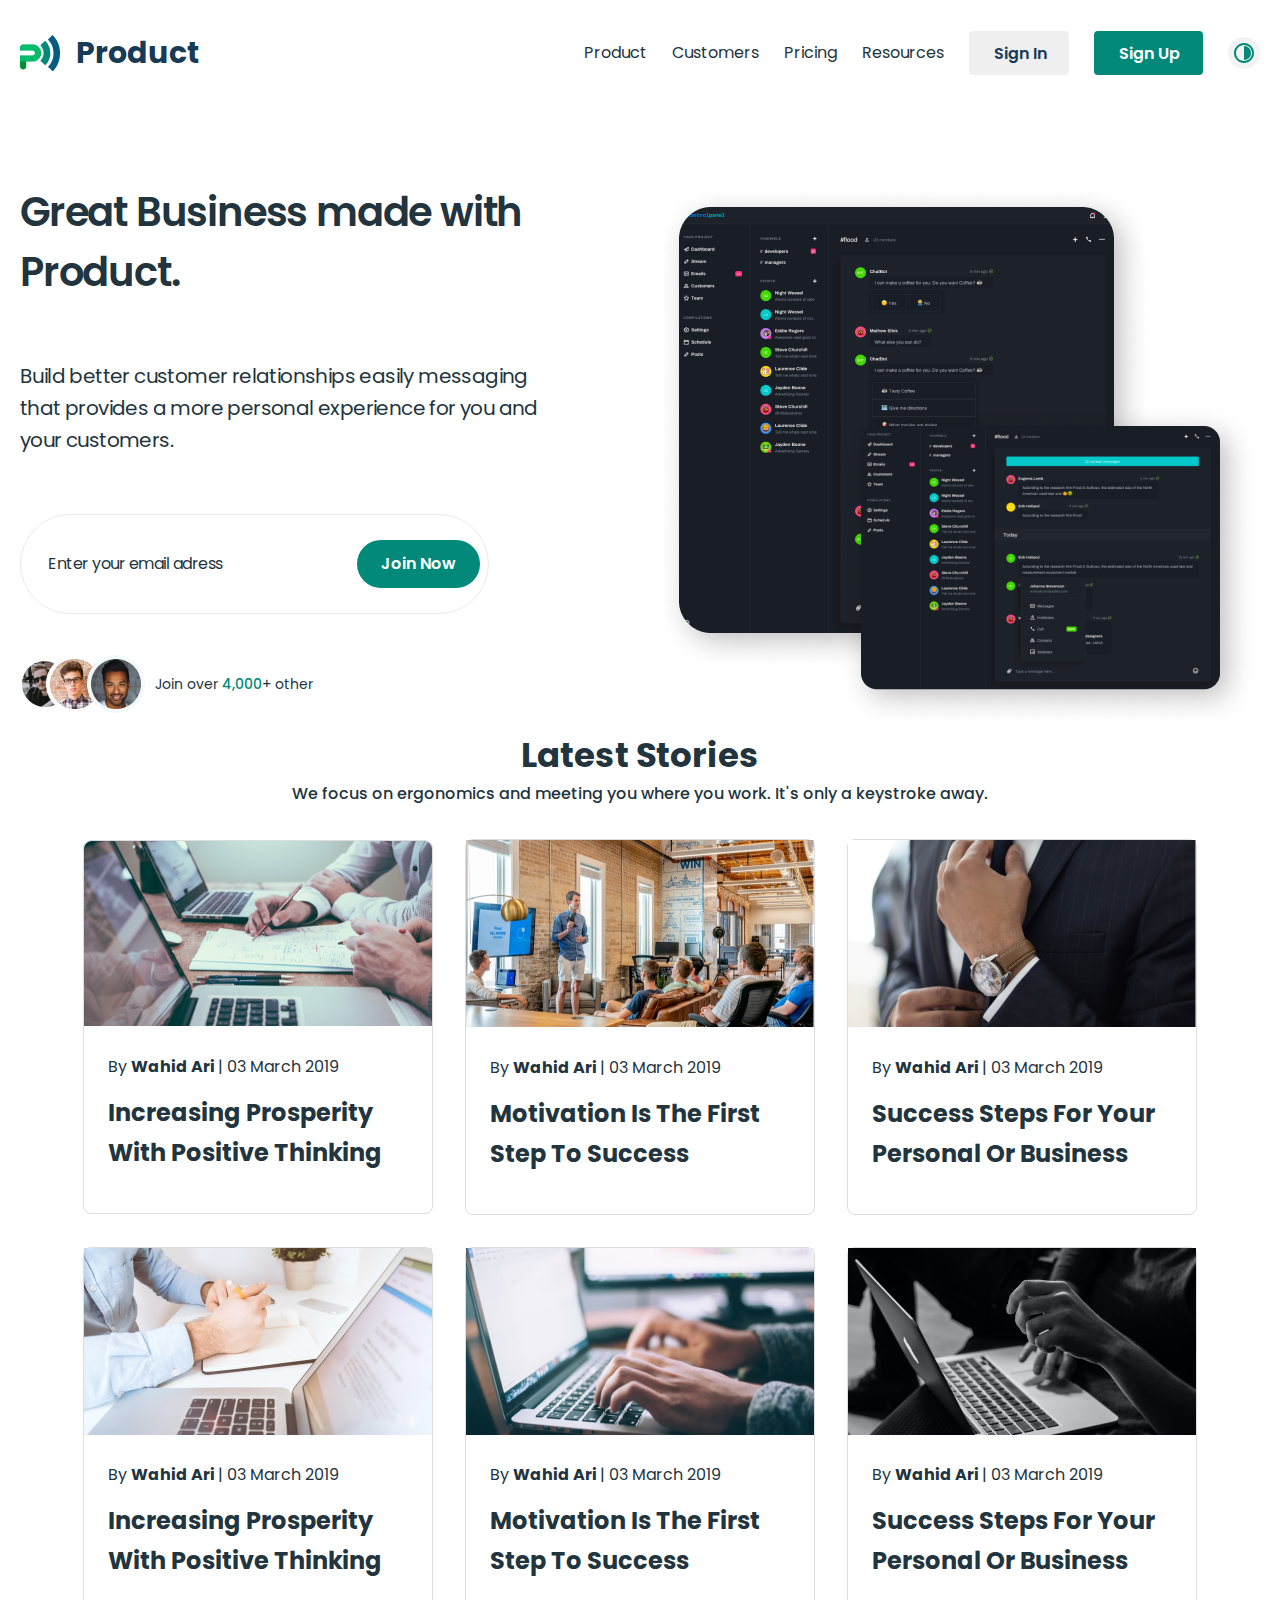
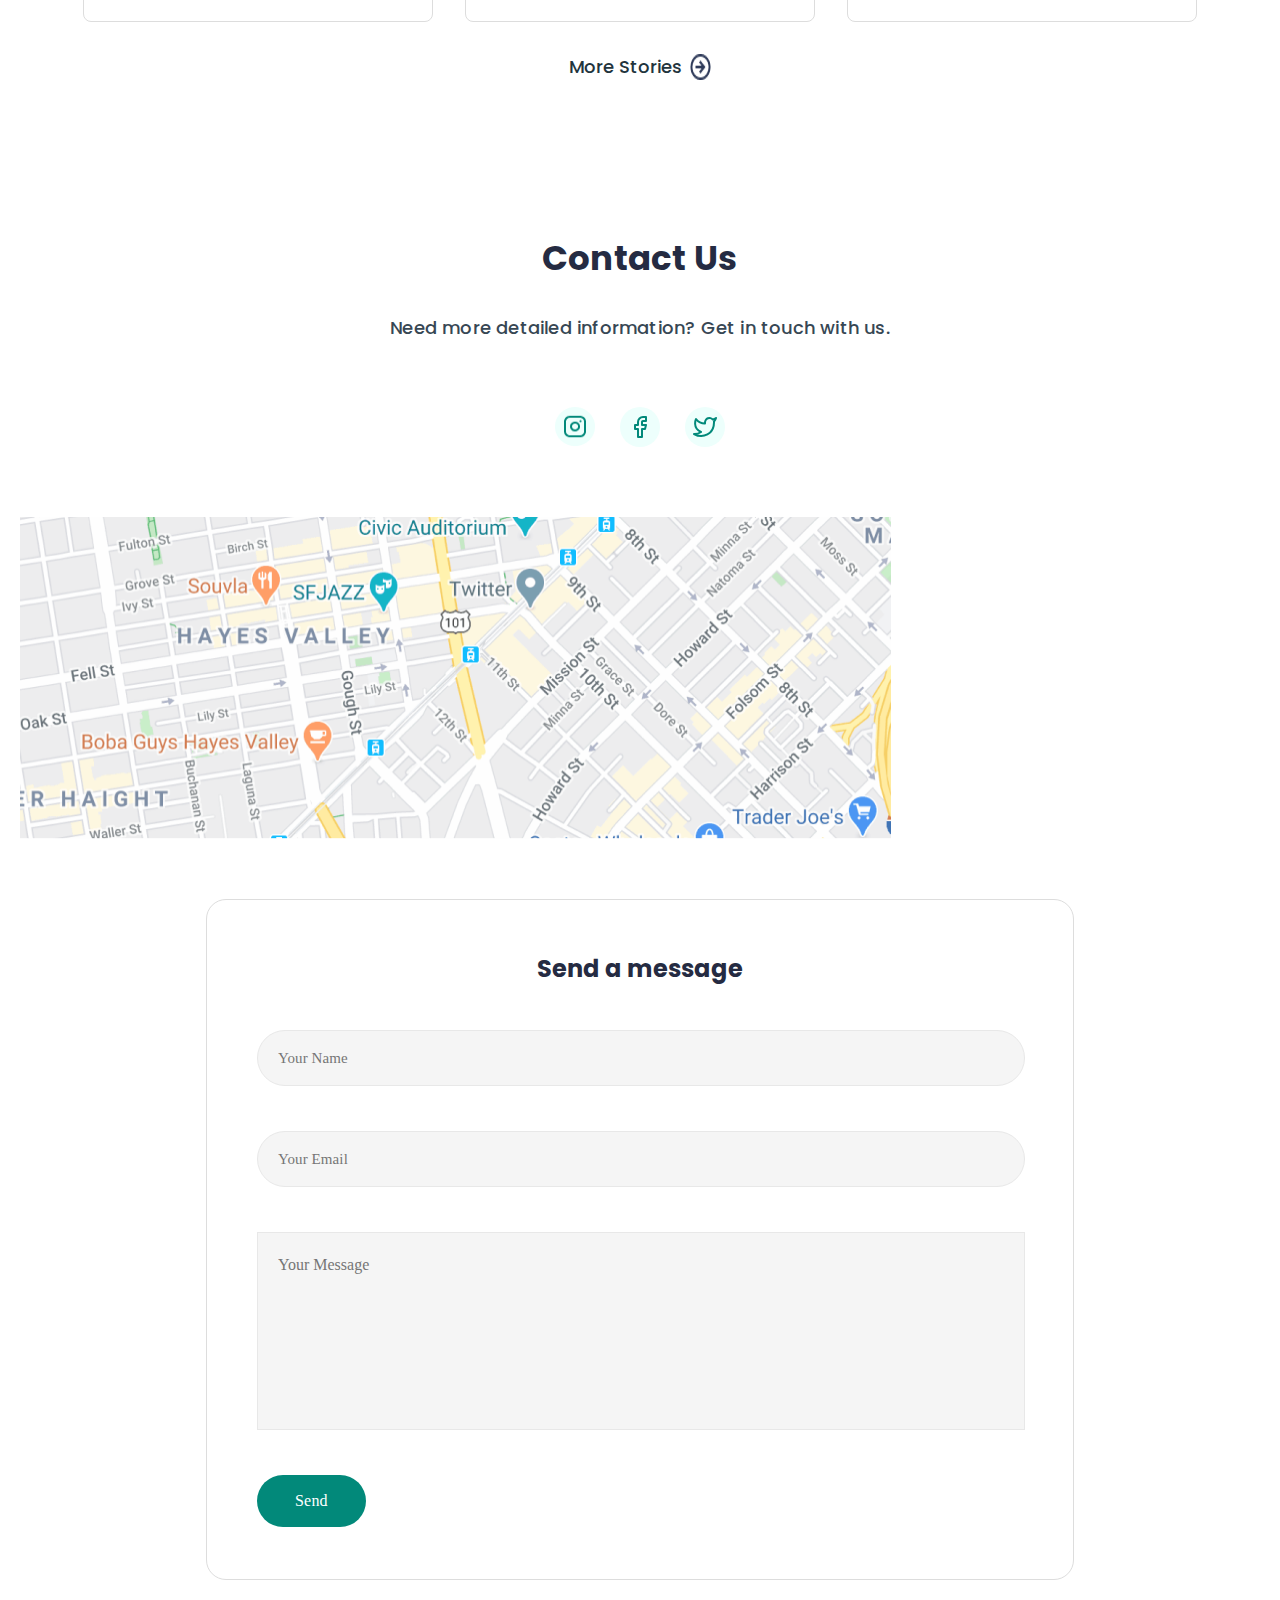
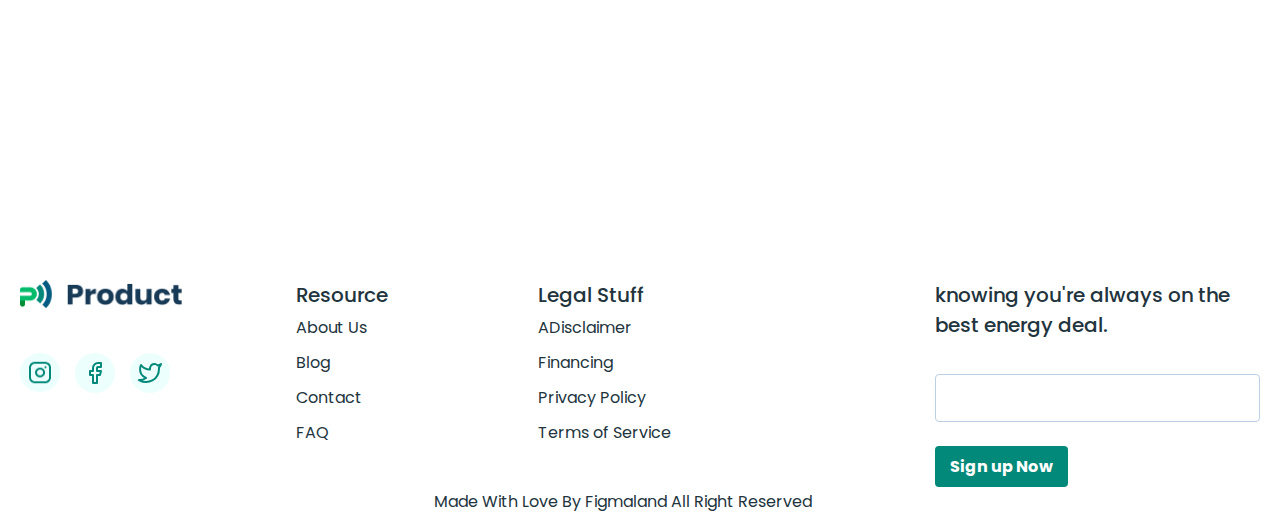
<file: recoursec.html>
<!DOCTYPE html>
<html lang="en">

<head>
    <meta charset="UTF-8">
    <meta name="viewport" content="width=device-width, initial-scale=1.0">
    <title>Document</title>
    <link rel="stylesheet" href="./css/styles.css">

</head>

<body>
    <header class="header">
        <div class="container">
            <div class="header__wrapper">
                <div class="header__left__wrapper">
                    <img src="./img/header__logo.png" alt="">
                    <h1 class="header__left_header">
                        Product
                    </h1>
                </div>
                <div class="header__right_wrapper">
                    <ul class="header__list">
                        <li class="header__item">
                            <a class="header__item" href="/">Product</a>
                        </li>
                        <li class="header__item">
                            <a class="header__item" href="./customers.html">Customers</a>
                        </li>
                        <li class="header__item">
                            <a class="header__item" href="./pricing.html">Pricing</a>
                        </li>
                        <li class="header__item">
                            <a class="header__item" href="./recoursec.html">Resources</a>
                        </li>
                    </ul>

                    <button class="header__btn-1">
                        Sign In
                    </button>
                    <button class="header__btn-2">
                        Sign Up
                    </button>

                    <span class="header__span">

                    </span>


                </div>
                <img class="header__burger" src="./img/menu.png" alt="">
            </div>
        </div>
    </header>

    <main>
        <section class="wit">
            <div class="container">
                <div class="wit__wrapper">
                    <div class="wit__left_wrapper">
                        <h2 class="wit__l-header">
                            Great Business made with Product.
                        </h2>

                        <p class="wit__l_text">
                            Build better customer relationships easily messaging that provides a more personal
                            experience for you and your customers.
                        </p>

                        <div class="wit__l-w">
                            <p class="wit__l-w-text">
                                Enter your email adress
                            </p>

                            <button class="wit__l-w-btn">
                                Join Now
                            </button>
                        </div>

                        <div class="wit__l_l_w">
                            <img class="wit__l_img" src="./img/img__wit-1.png" alt="">
                            <p class="wit__l_text-11">Join over <span class="wit__l_text-11-span">4,000</span>+ other
                            </p>
                        </div>
                    </div>

                    <div class="wit__right_wrapper">
                        <img class="wit__right_img-1" src="./img/wit--2.png" alt="">
                        <img class="wit__right_img-2" src="./img/SCREEN MASK.png" alt="">
                    </div>
                </div>
            </div>
        </section>

        <section class="lat">
            <div class="container">
                <div class="lat__wrapper">
                    <h2 class="lat__header">
                        Latest Stories
                    </h2>

                    <p class="lat__text">
                        We focus on ergonomics and meeting you where you work. It's only a keystroke away.
                    </p>


                    <ol class="lat__list">
                        <li class="lat__item">
                            <img src="./img/con__img-1.png" alt="">
                            <p class="lat__item_text">
                                By <span class="lat__item_text-span">
                                    Wahid Ari
                                </span>
                                | 03 March 2019
                            </p>
                            <h3 class="lat__item_header">
                                Increasing Prosperity With Positive Thinking
                            </h3>
                        </li>

                        <li class="lat__item">
                            <img src="./img/lat-2.png" alt="">
                            <p class="lat__item_text">
                                By <span class="lat__item_text-span">
                                    Wahid Ari
                                </span>
                                | 03 March 2019
                            </p>
                            <h3 class="lat__item_header">
                                Motivation Is The First Step To Success
                            </h3>
                        </li>

                        <li class="lat__item">
                            <img src="./img/lat-3.png" alt="">
                            <p class="lat__item_text">
                                By <span class="lat__item_text-span">
                                    Wahid Ari
                                </span>
                                | 03 March 2019
                            </p>
                            <h3 class="lat__item_header">
                                Success Steps For Your Personal Or Business
                            </h3>
                        </li>

                        <li class="lat__item">
                            <img src="./img/lat-4.png" alt="">
                            <p class="lat__item_text">
                                By <span class="lat__item_text-span">
                                    Wahid Ari
                                </span>
                                | 03 March 2019
                            </p>
                            <h3 class="lat__item_header">
                                Increasing Prosperity With Positive Thinking
                            </h3>
                        </li>

                        <li class="lat__item">
                            <img src="./img/lat-5.png" alt="">
                            <p class="lat__item_text">
                                By <span class="lat__item_text-span">
                                    Wahid Ari
                                </span>
                                | 03 March 2019
                            </p>
                            <h3 class="lat__item_header">
                                Motivation Is The First Step To Success
                            </h3>
                        </li>

                        <li class="lat__item">
                            <img src="./img/lat-6.png" alt="">
                            <p class="lat__item_text">
                                By <span class="lat__item_text-span">
                                    Wahid Ari
                                </span>
                                | 03 March 2019
                            </p>
                            <h3 class="lat__item_header">
                                Success Steps For Your Personal Or Business
                            </h3>
                        </li>
                    </ol>

                    <div class="circ">
                        <p class="more__text">
                            More Stories
                        </p>
                        <img src="./img/circle_right.png" alt="">
                    </div>

                </div>
            </div>
        </section>

        <section class="us">
            <div class="container">
                <div class="us__wrapper">
                    <div class="us__header-wrapper">
                        <h2 class="us__header__header">
                            Contact Us
                        </h2>

                        <p class="us__header_text">
                            Need more detailed information? Get in touch with us.
                        </p>

                        <img class="us__left_img-1" width="40" height="40" src="./img/footer-1.png" alt="">
                        <img class="us__left_img-2" width="40" height="40" src="./img/footer-2.svg" alt="">
                        <img class="us__left_img-3" width="40" height="40" src="./img/footer-3.svg" alt="">


                    </div>
                    <img class="map__screen-1"src="./img/map screen.png" alt="" width="871" height="323">
<img class="map__screen-2" src="./img/map screen 2.png" alt="">
                    <div class="us__input__wrapper">
                        <h2 class="us__input_header">
                            Send a message
                        </h2>


                        <input class="us__input-input-1" type="text" required placeholder="Your Name" name="" id="">
                        <input class="us__input-input-1" type="text" required placeholder="Your Email" name="" id="">
                        <input class="us__input-input-2" type="text" required placeholder="Your Message" name="" id="">

                        <button class="us__input_btn">
                            Send
                        </button>
                    </div>

                </div>
            </div>
        </section>

    </main>



    <footer class="footer">
        <div class="container">
            <div class="footer__wrapper">
                <div class="footer__left_wrapper">
                    <img width="163" height="29px" src="./img/product.png" alt="">
                    <img class="footer__left_img-1" width="40" height="40" src="./img/footer-1.png" alt="">
                    <img class="footer__left_img-2" width="40" height="40" src="./img/footer-2.svg" alt="">
                    <img class="footer__left_img-3" width="40" height="40" src="./img/footer-3.svg" alt="">
                </div>
                <ol class="footer__list">
                    <li class="footer__item">
                        <h2 class="footer__item_header">
                            Resource
                        </h2>
                        <ul class="footer__item_list">
                            <li class="footer__item_item">
                                About Us
                            </li>
                            <li class="footer__item_item">
                                Blog
                            </li>
                            <li class="footer__item_item">
                                Contact
                            </li>
                            <li class="footer__item_item">
                                FAQ
                            </li>
                        </ul>
                    </li>

                    <li class="footer__item">
                        <h2 class="footer__item_header">
                            Legal Stuff
                        </h2>
                        <ul class="footer__item_list">
                            <li class="footer__item_item">
                                ADisclaimer
                            </li>
                            <li class="footer__item_item">
                                Financing
                            </li>
                            <li class="footer__item_item">
                                Privacy Policy
                            </li>
                            <li class="footer__item_item">
                                Terms of Service
                            </li>
                        </ul>
                    </li>
                </ol>

                <div class="footer__right_wrapper">
                    <h2 class="footer__right_header">
                        knowing you're always on the best energy deal.
                    </h2>
                    <input type="text" class="footer__right_input">

                    <button class="footer__right_btn">
                        Sign up Now
                    </button>
                </div>
                <div class="footer__bottom">
                    <h2 class="footer__bottom_header">
                        Made With Love By Figmaland All Right Reserved
                    </h2>
                </div>
            </div>
    </footer>
</body>

</html>
</file>
<file: css/styles.css>
/* poppins-300 - latin */
@font-face {
  font-display: swap; /* Check https://developer.mozilla.org/en-US/docs/Web/CSS/@font-face/font-display for other options. */
  font-family: "Poppins";
  font-style: normal;
  font-weight: 300;
  src: url("../fonts/poppins-v20-latin-300.woff2") format("woff2"); /* Chrome 36+, Opera 23+, Firefox 39+, Safari 12+, iOS 10+ */
}
/* poppins-regular - latin */
@font-face {
  font-display: swap; /* Check https://developer.mozilla.org/en-US/docs/Web/CSS/@font-face/font-display for other options. */
  font-family: "Poppins";
  font-style: normal;
  font-weight: 400;
  src: url("../fonts/poppins-v20-latin-regular.woff2") format("woff2"); /* Chrome 36+, Opera 23+, Firefox 39+, Safari 12+, iOS 10+ */
}
/* poppins-500 - latin */
@font-face {
  font-display: swap; /* Check https://developer.mozilla.org/en-US/docs/Web/CSS/@font-face/font-display for other options. */
  font-family: "Poppins";
  font-style: normal;
  font-weight: 500;
  src: url("../fonts/poppins-v20-latin-500.woff2") format("woff2"); /* Chrome 36+, Opera 23+, Firefox 39+, Safari 12+, iOS 10+ */
}
/* poppins-600 - latin */
@font-face {
  font-display: swap; /* Check https://developer.mozilla.org/en-US/docs/Web/CSS/@font-face/font-display for other options. */
  font-family: "Poppins";
  font-style: normal;
  font-weight: 600;
  src: url("../fonts/poppins-v20-latin-600.woff2") format("woff2"); /* Chrome 36+, Opera 23+, Firefox 39+, Safari 12+, iOS 10+ */
}
/* poppins-700 - latin */
@font-face {
  font-display: swap; /* Check https://developer.mozilla.org/en-US/docs/Web/CSS/@font-face/font-display for other options. */
  font-family: "Poppins";
  font-style: normal;
  font-weight: 700;
  src: url("../fonts/poppins-v20-latin-700.woff2") format("woff2"); /* Chrome 36+, Opera 23+, Firefox 39+, Safari 12+, iOS 10+ */
}
* {
  margin: 0;
  padding: 0;
  list-style-type: none;
  text-decoration: none;
  box-sizing: border-box;
}

body {
  -webkit-user-select: none;
     -moz-user-select: none;
          user-select: none;
}

/*! normalize.css v8.0.1 | MIT License | github.com/necolas/normalize.css */
/* Document
   ========================================================================== */
/**
 * 1. Correct the line height in all browsers.
 * 2. Prevent adjustments of font size after orientation changes in iOS.
 */
html {
  line-height: 1.15; /* 1 */
  -webkit-text-size-adjust: 100%; /* 2 */
}

/* Sections
   ========================================================================== */
/**
 * Remove the margin in all browsers.
 */
body {
  margin: 0;
}

/**
 * Render the `main` element consistently in IE.
 */
main {
  display: block;
}

/**
 * Correct the font size and margin on `h1` elements within `section` and
 * `article` contexts in Chrome, Firefox, and Safari.
 */
h1 {
  font-size: 2em;
  margin: 0.67em 0;
}

/* Grouping content
   ========================================================================== */
/**
 * 1. Add the correct box sizing in Firefox.
 * 2. Show the overflow in Edge and IE.
 */
hr {
  box-sizing: content-box; /* 1 */
  height: 0; /* 1 */
  overflow: visible; /* 2 */
}

/**
 * 1. Correct the inheritance and scaling of font size in all browsers.
 * 2. Correct the odd `em` font sizing in all browsers.
 */
pre {
  font-family: monospace, monospace; /* 1 */
  font-size: 1em; /* 2 */
}

/* Text-level semantics
   ========================================================================== */
/**
 * Remove the gray background on active links in IE 10.
 */
a {
  background-color: transparent;
}

/**
 * 1. Remove the bottom border in Chrome 57-
 * 2. Add the correct text decoration in Chrome, Edge, IE, Opera, and Safari.
 */
abbr[title] {
  border-bottom: none; /* 1 */
  text-decoration: underline; /* 2 */
  -webkit-text-decoration: underline dotted;
          text-decoration: underline dotted; /* 2 */
}

/**
 * Add the correct font weight in Chrome, Edge, and Safari.
 */
b,
strong {
  font-weight: bolder;
}

/**
 * 1. Correct the inheritance and scaling of font size in all browsers.
 * 2. Correct the odd `em` font sizing in all browsers.
 */
code,
kbd,
samp {
  font-family: monospace, monospace; /* 1 */
  font-size: 1em; /* 2 */
}

/**
 * Add the correct font size in all browsers.
 */
small {
  font-size: 80%;
}

/**
 * Prevent `sub` and `sup` elements from affecting the line height in
 * all browsers.
 */
sub,
sup {
  font-size: 75%;
  line-height: 0;
  position: relative;
  vertical-align: baseline;
}

sub {
  bottom: -0.25em;
}

sup {
  top: -0.5em;
}

/* Embedded content
   ========================================================================== */
/**
 * Remove the border on images inside links in IE 10.
 */
img {
  border-style: none;
}

/* Forms
   ========================================================================== */
/**
 * 1. Change the font styles in all browsers.
 * 2. Remove the margin in Firefox and Safari.
 */
button,
input,
optgroup,
select,
textarea {
  font-family: inherit; /* 1 */
  font-size: 100%; /* 1 */
  line-height: 1.15; /* 1 */
  margin: 0; /* 2 */
}

/**
 * Show the overflow in IE.
 * 1. Show the overflow in Edge.
 */
button,
input { /* 1 */
  overflow: visible;
}

/**
 * Remove the inheritance of text transform in Edge, Firefox, and IE.
 * 1. Remove the inheritance of text transform in Firefox.
 */
button,
select { /* 1 */
  text-transform: none;
}

/**
 * Correct the inability to style clickable types in iOS and Safari.
 */
button,
[type=button],
[type=reset],
[type=submit] {
  -webkit-appearance: button;
}

/**
 * Remove the inner border and padding in Firefox.
 */
button::-moz-focus-inner,
[type=button]::-moz-focus-inner,
[type=reset]::-moz-focus-inner,
[type=submit]::-moz-focus-inner {
  border-style: none;
  padding: 0;
}

/**
 * Restore the focus styles unset by the previous rule.
 */
button:-moz-focusring,
[type=button]:-moz-focusring,
[type=reset]:-moz-focusring,
[type=submit]:-moz-focusring {
  outline: 1px dotted ButtonText;
}

/**
 * Correct the padding in Firefox.
 */
fieldset {
  padding: 0.35em 0.75em 0.625em;
}

/**
 * 1. Correct the text wrapping in Edge and IE.
 * 2. Correct the color inheritance from `fieldset` elements in IE.
 * 3. Remove the padding so developers are not caught out when they zero out
 *    `fieldset` elements in all browsers.
 */
legend {
  box-sizing: border-box; /* 1 */
  color: inherit; /* 2 */
  display: table; /* 1 */
  max-width: 100%; /* 1 */
  padding: 0; /* 3 */
  white-space: normal; /* 1 */
}

/**
 * Add the correct vertical alignment in Chrome, Firefox, and Opera.
 */
progress {
  vertical-align: baseline;
}

/**
 * Remove the default vertical scrollbar in IE 10+.
 */
textarea {
  overflow: auto;
}

/**
 * 1. Add the correct box sizing in IE 10.
 * 2. Remove the padding in IE 10.
 */
[type=checkbox],
[type=radio] {
  box-sizing: border-box; /* 1 */
  padding: 0; /* 2 */
}

/**
 * Correct the cursor style of increment and decrement buttons in Chrome.
 */
[type=number]::-webkit-inner-spin-button,
[type=number]::-webkit-outer-spin-button {
  height: auto;
}

/**
 * 1. Correct the odd appearance in Chrome and Safari.
 * 2. Correct the outline style in Safari.
 */
[type=search] {
  -webkit-appearance: textfield; /* 1 */
  outline-offset: -2px; /* 2 */
}

/**
 * Remove the inner padding in Chrome and Safari on macOS.
 */
[type=search]::-webkit-search-decoration {
  -webkit-appearance: none;
}

/**
 * 1. Correct the inability to style clickable types in iOS and Safari.
 * 2. Change font properties to `inherit` in Safari.
 */
::-webkit-file-upload-button {
  -webkit-appearance: button; /* 1 */
  font: inherit; /* 2 */
}

/* Interactive
   ========================================================================== */
/*
 * Add the correct display in Edge, IE 10+, and Firefox.
 */
details {
  display: block;
}

/*
 * Add the correct display in all browsers.
 */
summary {
  display: list-item;
}

/* Misc
   ========================================================================== */
/**
 * Add the correct display in IE 10+.
 */
template {
  display: none;
}

/**
 * Add the correct display in IE 10.
 */
[hidden] {
  display: none;
}

.container {
  max-width: 1297px;
  margin: 0 auto;
  padding: 0 20px;
}

@media only screen and (max-width: 376px) {
  .header {
    padding: 18px 0px !important;
  }
  .header .header__right_wrapper {
    display: none !important;
  }
  .header .header__left__wrapper img {
    width: 40px !important;
    height: 36px !important;
  }
  .header .header__burger {
    display: block !important;
    width: 28px !important;
    height: 31px !important;
    flex-shrink: 0;
  }
}
.header {
  padding: 19px 0px;
}
.header .header__burger {
  display: none;
}
.header .header__wrapper {
  display: flex;
  justify-content: space-between;
}
.header .header__left__wrapper {
  display: flex;
  align-items: center;
}
.header .header__left_header {
  color: #173A56;
  font-family: Poppins;
  font-size: 30px;
  font-style: normal;
  font-weight: 700;
  line-height: 28px; /* 93.333% */
  margin-left: 16px;
}
.header .header__right_wrapper {
  display: flex;
  align-items: center;
  gap: 25px;
}
.header .header__list {
  display: flex;
  gap: 25px;
  align-items: center;
}
.header .header__item {
  list-style-type: none;
  color: #22343D;
  font-family: Poppins;
  font-size: 16px;
  font-style: normal;
  font-weight: 400;
  line-height: 28px;
}
.header .header__btn-1 {
  color: #173A56;
  font-family: Poppins;
  font-size: 16px;
  font-style: normal;
  font-weight: 600;
  line-height: normal;
  border-radius: 4px;
  border: 1px solid #BCD0E5;
  border: none;
  padding: 10px 22px 9px 25px;
}
.header .header__btn-2 {
  border-radius: 4px;
  background: #02897A;
  color: #FFF;
  font-family: Poppins;
  font-size: 16px;
  font-style: normal;
  font-weight: 600;
  line-height: normal;
  border: none;
  padding: 10px 23px 9px 25px;
}
.header .header__span {
  width: 32px;
  height: 32px;
  display: flex;
  border-radius: 100px;
  background: #F3F3F3;
  position: relative;
}
.header .header__span::before {
  content: "";
  position: absolute;
  background-image: url(../../img/header__color.svg);
  width: 24px;
  height: 24px;
  top: 4px;
  left: 4px;
}

@media only screen and (max-width: 376px) {
  .at {
    background-position: top !important;
    background-size: 320px;
  }
  .at .at__header {
    font-size: 36px !important;
  }
  .at .at__wrapper {
    text-align: center;
    padding-top: 50px;
  }
  .at .at__btn {
    padding: 15px 24px !important;
  }
}
.at {
  padding-top: 242px;
  background-image: url(../../img/main__back_foto.png);
  background-repeat: no-repeat;
  background-position: calc(50% + 361px);
}
.at .at__wrapper {
  display: flex;
  flex-wrap: wrap;
  max-width: 518px;
}
.at .at__header {
  color: #22343D;
  font-family: Poppins;
  font-size: 40px;
  font-style: normal;
  font-weight: 700;
  line-height: 60px; /* 150% */
  max-width: 400px;
}
.at .at__text {
  color: #22343D;
  font-family: Poppins;
  font-size: 18px;
  font-style: normal;
  font-weight: 400;
  line-height: 28px; /* 155.556% */
  max-width: 458px;
  margin-top: 18px;
  margin-bottom: 45px;
}
.at .at__btn {
  border-radius: 4px;
  background: #02897A;
  color: #FFF;
  font-family: Poppins;
  font-size: 16px;
  font-style: normal;
  font-weight: 700;
  line-height: normal;
  border: none;
  padding: 15px 41px;
  margin-right: 30px;
}
.at .at__link {
  color: #02897A;
  font-family: Poppins;
  font-size: 16px;
  font-style: normal;
  font-weight: 600;
  line-height: normal;
  text-decoration-line: underline;
  display: flex;
  align-items: center;
  margin-left: 8px;
}
.at .at_img {
  display: flex;
  align-items: center;
  margin-top: 16px;
}

@media only screen and (max-width: 376px) {
  .for .for__list {
    flex-wrap: wrap;
    text-align: center;
    justify-content: center;
  }
}
.for {
  padding-top: 115px;
  background-image: url(../../img/Bg.png);
  background-position: bottom;
  background-repeat: no-repeat;
  padding-bottom: 90px;
}
.for .for__wrapper {
  display: flex;
  flex-wrap: wrap;
  justify-content: center;
}
.for .for_header {
  color: #22343D;
  text-align: center;
  font-family: Poppins;
  font-size: 32px;
  font-style: normal;
  font-weight: 700;
  line-height: normal;
  max-width: 529px;
  padding-bottom: 66px;
}
.for .for__list {
  display: flex;
  gap: 46px;
  display: flex;
}
.for .for__list-header {
  color: #22343D;
  font-family: Poppins;
  font-size: 22px;
  font-style: normal;
  font-weight: 600;
  line-height: normal;
  margin-top: 20px;
}
.for .for__item-text {
  color: #22343D;
  font-family: Poppins;
  font-size: 16px;
  font-style: normal;
  font-weight: 400;
  line-height: 26px; /* 162.5% */
  max-width: 240px;
  margin-top: 13px;
}
.for .for__btn {
  color: #FFF;
  font-family: Poppins;
  font-size: 16px;
  font-style: normal;
  font-weight: 700;
  line-height: normal;
  border-radius: 4px;
  background: #02897A;
  padding: 15px 32px;
  border: none;
  margin-top: 60px;
}

@media only screen and (max-width: 376px) {
  .man .man__top_wrapper {
    background-position: top !important;
    background-size: 320px;
    padding-top: 350px !important;
  }
  .man .man__center_wrapper {
    padding: 0px !important;
    background-position: top !important;
    background-size: 320px;
    padding-top: 350px !important;
  }
  .man .man__bottom_wrapper {
    padding: 0px !important;
    background-position: top !important;
    background-size: 320px;
    padding-top: 350px !important;
  }
  .man .man__top_left_header {
    margin-bottom: 16px !important;
  }
  .man .man__item {
    justify-content: center;
    flex-wrap: wrap;
    padding-bottom: 20px !important;
  }
  .man .man__item:nth-child(1n) {
    flex-direction: column-reverse !important;
  }
  .man .man__item_img {
    width: 349px;
    height: 306.1px;
  }
}
.man {
  padding-top: 150px;
}
.man .man__top_wrapper {
  padding-top: 57px;
}
.man .man__item {
  display: flex;
  align-items: center;
  justify-content: space-between;
  padding-bottom: 150px;
}
.man .man__item .man__item:nth-child(2n) {
  display: flex;
}
.man .man__item:nth-child(2n) {
  display: flex;
  flex-direction: row-reverse;
}
.man .man__top_left-text {
  color: #22343D;
  font-family: "Poppins";
  font-size: 16px;
  font-style: normal;
  font-weight: 600;
  line-height: normal;
}
.man .man__top_left_header {
  color: #22343D;
  font-family: "Poppins";
  font-size: 32px;
  font-style: normal;
  font-weight: 700;
  line-height: normal;
  margin-top: 8px;
  margin-bottom: 131px;
}
.man .man__top_left-header-2 {
  color: #22343D;
  font-family: "Poppins";
  font-size: 16px;
  font-style: normal;
  font-weight: 600;
  line-height: 26px;
  /* 162.5% */
}
.man .man__top_left-text-2 {
  color: #22343D;
  font-family: "Poppins";
  font-size: 16px;
  font-style: normal;
  font-weight: 400;
  line-height: 26px;
  /* 162.5% */
  max-width: 486px;
  margin-top: 12px;
  margin-bottom: 25px;
}
.man .man__center_list {
  display: flex;
  flex-wrap: wrap;
  max-width: 486px;
  gap: 30px;
}
.man .man__center_item {
  display: flex;
  align-items: center;
  gap: 30px;
}
.man .man_center_img {
  width: 35px;
  height: 35px;
}
.man .man__center_left_header {
  color: #22343D;
  font-family: "Poppins";
  font-size: 32px;
  font-style: normal;
  font-weight: 700;
  line-height: normal;
  margin-top: 8px;
  margin-bottom: 23px;
}
.man .man_center_text {
  color: #22343D;
  font-family: Poppins;
  font-size: 16px;
  font-style: normal;
  font-weight: 400;
  line-height: 26px;
  /* 162.5% */
  max-width: 365px;
}
.man .man__bottom_wrapper {
  padding-top: 100px;
  margin-top: 100px;
  background-image: url(../../img/amico-3.svg);
  background-repeat: no-repeat;
  background-position: 90%;
}
.man .man__bottom_left_header {
  color: #22343D;
  font-family: "Poppins";
  font-size: 32px;
  font-style: normal;
  font-weight: 700;
  line-height: normal;
  margin-top: 8px;
  margin-bottom: 23px;
}

@media only screen and (max-width: 376px) {
  .can .can__top_wrapper {
    margin-left: 0px !important;
  }
  .can .can__header {
    font-size: 30px !important;
  }
  .can .can__text {
    font-size: 15px;
  }
  .can .can__b_item-3 {
    margin-left: 50px !important;
  }
}
.can {
  padding-top: 70px;
  padding-bottom: 150px;
  background-image: url(../../img/bg-2.svg);
  background-repeat: no-repeat;
  background-position: top;
}
.can .can__top_wrapper {
  display: flex;
  justify-content: center;
  flex-wrap: wrap;
  max-width: 542px;
  align-items: center;
  text-align: center;
  margin-left: 30%;
  padding-bottom: 32px;
}
.can .can__header {
  color: #22343D;
  text-align: center;
  font-family: Poppins;
  font-size: 32px;
  font-style: normal;
  font-weight: 700;
  line-height: normal;
}
.can .can__text {
  color: #22343D;
  text-align: center;
  font-family: Poppins;
  font-size: 16px;
  font-style: normal;
  font-weight: 500;
  line-height: 26px;
  /* 162.5% */
  max-width: 542px;
}
.can .can__bottom_wrapper {
  display: flex;
  flex-wrap: wrap;
  justify-content: center;
}
.can .can__b_list {
  display: flex;
  flex-wrap: wrap;
  width: 963px;
  padding-top: 31px;
  justify-content: space-between;
}
.can .can__b_item-2 {
  margin-left: 10%;
  display: flex;
  align-items: center;
  padding-bottom: 25px;
}
.can .can__b_item {
  display: flex;
  align-items: center;
  padding-bottom: 25px;
}
.can .can__b_img-1 {
  margin-right: 16px;
}
.can .can__b_img-2 {
  margin-left: 16px;
}
.can .can__b_text {
  color: #2F281E;
  font-family: Poppins;
  font-size: 16px;
  font-style: normal;
  font-weight: 500;
  line-height: normal;
  border-radius: 26.5px;
  background: #FFF;
  padding: 15px 24px;
  box-shadow: 0px 2px 15px 0px rgba(23, 58, 86, 0.1);
}
.can .can__b_item-3 {
  margin-left: 42%;
  margin-top: 20px;
}
.can .can__b_btn {
  border-radius: 4px;
  background: #02897A;
  color: #FFF;
  font-family: Poppins;
  font-size: 16px;
  font-style: normal;
  font-weight: 700;
  line-height: normal;
  padding: 15px 31px;
  border: none;
}

@media only screen and (max-width: 376px) {
  .con .con__header {
    font-size: 32px !important;
  }
  .con .con__text {
    font-size: 15px !important;
  }
  .con .con__list {
    justify-content: center !important;
    flex-wrap: wrap;
  }
  .con .con__item {
    margin-bottom: 16px;
  }
  .con .carosolt {
    margin-left: 40% !important;
  }
}
.con .con__wrapper {
  padding-top: 150px;
}
.con .con__header {
  color: #22343D;
  font-family: Poppins;
  font-size: 34px;
  font-style: normal;
  font-weight: 700;
  line-height: normal;
}
.con .con__text {
  color: #22343D;
  font-family: Poppins;
  font-size: 16px;
  font-style: normal;
  font-weight: 500;
  line-height: 26px;
  /* 162.5% */
}
.con .con__list {
  display: flex;
  align-items: center;
  justify-content: center;
  padding-top: 33px;
  padding-bottom: 64px;
  justify-content: space-between;
}
.con .con__item_header-2 {
  color: #02897A;
  font-family: Poppins;
  font-size: 24px;
  font-style: normal;
  font-weight: 700;
  line-height: 40px; /* 166.667% */
}
.con .con__item {
  display: flex;
  flex-wrap: wrap;
  max-width: 348px;
  align-items: center;
  text-align: center;
  padding: 0px 0px 40px 0px;
  border-radius: 8px;
  background: #FFF;
  box-shadow: 0px 2px 8px 0px rgba(0, 0, 0, 0.25);
}
.con .con__item_text {
  color: #22343D;
  font-family: Poppins;
  font-size: 16px;
  font-style: normal;
  font-weight: 400;
  line-height: 28px;
  /* 175% */
  padding-top: 24px;
}
.con .con__item_text-span {
  color: #22343D;
  font-family: Poppins;
  font-size: 16px;
  font-style: normal;
  font-weight: 700;
  line-height: 28px;
}
.con .con__item_header {
  color: #22343D;
  font-family: Poppins;
  font-size: 24px;
  font-style: normal;
  font-weight: 700;
  line-height: 40px;
  /* 166.667% */
  max-width: 294px;
  padding-top: 12px;
}
.con .carosolt {
  margin-left: 47%;
}

@media only screen and (max-width: 376px) {
  .we .we__wrapper {
    display: flex;
    flex-wrap: wrap;
    justify-content: center;
  }
  .we .we__header__wrapper {
    margin-left: 0px !important;
  }
  .we .we__list {
    justify-content: center !important;
    flex-wrap: wrap;
  }
  .we .we__item {
    margin-bottom: 15px;
  }
  .we .we__item-1 {
    margin-bottom: 15px;
  }
}
.we .we__wrapper {
  padding-top: 150px;
}
.we .we__header__wrapper {
  display: flex;
  flex-wrap: wrap;
  max-width: 213px;
  justify-content: center;
  margin-left: 42%;
}
.we .we__header {
  color: #22343D;
  font-family: Poppins;
  font-size: 34px;
  font-style: normal;
  font-weight: 700;
  line-height: normal;
}
.we .we__text {
  color: #22343D;
  font-family: Poppins;
  font-size: 16px;
  font-style: normal;
  font-weight: 500;
  line-height: normal;
  padding-bottom: 42px;
}
.we .we__list {
  display: flex;
  justify-content: space-between;
}
.we .we__item {
  display: flex;
  flex-wrap: wrap;
  border-radius: 8px;
  background: #FFF;
  box-shadow: 0px 2px 8px 0px rgba(0, 0, 0, 0.25);
  padding: 24px 76px 43px 73px;
  align-items: center;
  text-align: center;
  max-width: 322px;
  justify-content: center;
}
.we .we__item_header {
  color: #22343D;
  font-family: Poppins;
  font-size: 24px;
  font-style: normal;
  font-weight: 700;
  line-height: 40px;
  /* 166.667% */
}
.we .we__item__text-1 {
  color: #22343D;
  font-family: Poppins;
  font-size: 15px;
  font-style: normal;
  font-weight: 400;
  line-height: 40px;
  /* 250% */
  display: flex;
}
.we .we__item__text-2 {
  color: #02897A;
  text-align: center;
  font-family: Poppins;
  font-size: 76px;
  font-style: normal;
  font-weight: 700;
  line-height: 100px;
  /* 131.579% */
  letter-spacing: 0.2px;
}
.we .we__item_btn {
  color: #FFF;
  font-family: Montserrat;
  font-size: 18px;
  font-style: normal;
  font-weight: 600;
  line-height: normal;
  border: none;
  border-radius: 8px;
  background: #02897A;
  padding: 11px 19px;
  margin-top: 38px;
}
.we .we__item__text-3 {
  color: #02897A;
  margin-bottom: 37px;
  /* Title */
  font-family: Inter;
  font-size: 24px;
  font-style: normal;
  font-weight: 700;
  line-height: 30px;
  /* 125% */
  letter-spacing: -13px;
}
.we .we__item__text-4 {
  color: var(--second-text, #AFAFAF);
  font-family: Poppins;
  font-size: 16px;
  font-style: normal;
  font-weight: 400;
  line-height: 19px;
  /* 118.75% */
  letter-spacing: 0.1px;
}
.we .we__item-1 {
  border-radius: 8px;
  background: #02897A;
  box-shadow: 0px 2px 8px 0px rgba(0, 0, 0, 0.25);
  display: flex;
  flex-wrap: wrap;
  padding: 24px 76px 43px 73px;
  align-items: center;
  text-align: center;
  max-width: 322px;
  justify-content: center;
}
.we .we__item_header-1-1 {
  color: #FFF;
  font-family: Poppins;
  font-size: 24px;
  font-style: normal;
  font-weight: 700;
  line-height: 40px;
  /* 166.667% */
}
.we .we__item__text-1-1 {
  color: #FFF;
  font-family: Poppins;
  font-size: 16px;
  font-style: normal;
  font-weight: 400;
  line-height: 40px;
  /* 250% */
}
.we .we__item__text-2-1 {
  color: #FFF;
  text-align: center;
  font-family: Poppins;
  font-size: 76px;
  font-style: normal;
  font-weight: 700;
  line-height: 100px;
  /* 131.579% */
  letter-spacing: 0px;
}
.we .we__item__text-3-1 {
  color: #FFF;
  margin-bottom: 37px;
  /* Title */
  font-family: Inter;
  font-size: 24px;
  font-style: normal;
  font-weight: 700;
  line-height: 30px;
  /* 125% */
  letter-spacing: -13px;
}
.we .we__item__text-4-1 {
  color: #E0E0E0;
  font-family: Poppins;
  font-size: 16px;
  font-style: normal;
  font-weight: 400;
  line-height: 19px;
  /* 118.75% */
  letter-spacing: 0.1px;
}
.we .we__item_btn-1 {
  color: #02897A;
  font-family: Montserrat;
  font-size: 18px;
  font-style: normal;
  font-weight: 600;
  line-height: normal;
  border-radius: 8px;
  background: #FFF;
  border: none;
  padding: 11px 19px;
  margin-top: 38px;
}

@media only screen and (max-width: 376px) {
  .who .who__wrapper {
    padding: 17px 21px 35px 22px !important;
    background-size: 250px;
    background-position: bottom !important;
    text-align: center;
    justify-content: center;
  }
  .who .who__img {
    width: 351px;
    height: 331px;
  }
  .who .who__wrapper-2 {
    padding-right: 0px !important;
  }
}
.who {
  padding-top: 157px;
}
.who .who__wrapper {
  display: flex;
  flex-wrap: wrap;
  border-radius: 32px;
  background: #02897A;
  padding: 49px 36px 56px 51px;
}
.who .who__wrapper-2 {
  padding-right: 200px;
}
.who .who__header {
  color: #FFF;
  font-family: Poppins;
  font-size: 32px;
  font-style: normal;
  font-weight: 600;
  line-height: 151.4%;
  /* 48.448px */
  max-width: 510px;
  margin-right: 20px;
}
.who .who__btn {
  color: #02897A;
  font-family: Poppins;
  font-size: 20px;
  font-style: normal;
  font-weight: 600;
  line-height: normal;
  margin-top: 98px;
  padding: 13px 35px 7px 33px;
  border: none;
  border-radius: 8px;
  background: #FFF;
}

@media only screen and (max-width: 376px) {
  .footer .footer__wrapper {
    flex-wrap: wrap;
    justify-content: center !important;
  }
  .footer .footer__list {
    flex-wrap: wrap;
    justify-content: center;
  }
  .footer .footer__left_wrapper {
    margin-left: 0px !important;
  }
  .footer .footer__item {
    margin-bottom: 15px;
    text-align: center;
    margin-right: 111px !important;
    margin-left: 111px !important;
  }
  .footer .footer__right_wrapper {
    text-align: center;
    justify-content: center;
  }
  .footer .footer__bottom_header {
    font-size: 13px !important;
    margin-top: 15px !important;
  }
  .footer .footer__bottom {
    margin-left: 0px !important;
  }
}
.footer {
  padding-top: 150px;
}
.footer .footer__wrapper {
  display: flex;
  justify-content: space-between;
  flex-wrap: wrap;
}
.footer .footer__left_wrapper {
  display: flex;
  flex-wrap: wrap;
  max-width: 162px;
}
.footer .footer__left_img-1 {
  margin-bottom: 50px;
  margin-right: 15px;
}
.footer .footer__left_img-2 {
  margin-bottom: 50px;
  margin-right: 15px;
}
.footer .footer__left_img-3 {
  margin-bottom: 50px;
}
.footer .footer__list {
  display: flex;
}
.footer .footer__item {
  margin-right: 150px;
}
.footer .footer__item_header {
  color: #22343D;
  font-family: Poppins;
  font-size: 20px;
  font-style: normal;
  font-weight: 500;
  line-height: 30px;
  /* 150% */
}
.footer .footer__item_item {
  color: #22343D;
  font-family: Poppins;
  font-size: 16px;
  font-style: normal;
  font-weight: 400;
  line-height: 35px;
  /* 218.75% */
}
.footer .footer__right_wrapper {
  display: flex;
  flex-wrap: wrap;
  max-width: 325px;
}
.footer .footer__right_header {
  color: #22343D;
  font-family: Poppins;
  font-size: 20px;
  font-style: normal;
  font-weight: 500;
  line-height: 30px;
  /* 150% */
  margin-bottom: 34px;
}
.footer .footer__right_input {
  border-radius: 4px;
  border: 1px solid #BCD0E5;
  background: #FFF;
  width: 325px;
  height: 48px;
  flex-shrink: 0;
  margin-bottom: 24px;
}
.footer .footer__right_btn {
  color: #FFF;
  text-align: center;
  font-family: Poppins;
  font-size: 16px;
  font-style: normal;
  font-weight: 700;
  line-height: normal;
  border-radius: 4px;
  background: #02897A;
  padding: 8px 15px;
  border: none;
}
.footer .footer__bottom {
  display: flex;
  justify-content: center;
  margin-left: 414px;
}
.footer .footer__bottom_header {
  color: #22343D;
  font-family: Poppins;
  font-size: 16px;
  font-style: normal;
  font-weight: 400;
  line-height: 30px; /* 187.5% */
}

@media only screen and (max-width: 376px) {
  .hero .hero__header__wrapper {
    margin-left: 0px !important;
  }
  .hero .hero__header-2 {
    font-size: 32px !important;
  }
  .hero .hero__text {
    font-size: 15px !important;
  }
  .hero .hero__list {
    flex-wrap: wrap;
    justify-content: center !important;
  }
  .hero .hero__item {
    margin-bottom: 15px !important;
  }
  .hero .hero__item-1 {
    margin-bottom: 15px !important;
  }
}
.hero .hero__wrapper {
  padding-top: 150px;
  padding-bottom: 150px;
}
.hero .hero__header__wrapper {
  display: flex;
  flex-wrap: wrap;
  max-width: 721px;
  justify-content: center;
  margin-left: 21%;
  padding-bottom: 49px;
}
.hero .hero__header {
  color: #22343D;
  font-family: Poppins;
  font-size: 24px;
  font-style: normal;
  font-weight: 600;
  line-height: normal;
}
.hero .hero__header-2 {
  color: #22343D;
  text-align: center;
  font-family: Poppins;
  font-size: 40px;
  font-style: normal;
  font-weight: 700;
  line-height: normal;
}
.hero .hero__text {
  color: #22343D;
  text-align: center;
  font-family: Poppins;
  font-size: 16px;
  font-style: normal;
  font-weight: 500;
  line-height: normal;
}
.hero .hero__list {
  display: flex;
  justify-content: space-between;
}
.hero .hero__item {
  display: flex;
  flex-wrap: wrap;
  border-radius: 8px;
  background: #FFF;
  box-shadow: 0px 2px 8px 0px rgba(0, 0, 0, 0.25);
  padding: 24px 76px 43px 73px;
  align-items: center;
  text-align: center;
  max-width: 322px;
  justify-content: center;
}
.hero .hero__item_header {
  color: #22343D;
  font-family: Poppins;
  font-size: 24px;
  font-style: normal;
  font-weight: 700;
  line-height: 40px;
  /* 166.667% */
}
.hero .hero__item__text-1 {
  color: #22343D;
  font-family: Poppins;
  font-size: 15px;
  font-style: normal;
  font-weight: 400;
  line-height: 40px;
  /* 250% */
  display: flex;
}
.hero .hero__item__text-2 {
  color: #02897A;
  text-align: center;
  font-family: Poppins;
  font-size: 76px;
  font-style: normal;
  font-weight: 700;
  line-height: 100px;
  /* 131.579% */
  letter-spacing: 0.2px;
}
.hero .hero__item_btn {
  color: #FFF;
  font-family: Montserrat;
  font-size: 18px;
  font-style: normal;
  font-weight: 600;
  line-height: normal;
  border: none;
  border-radius: 8px;
  background: #02897A;
  padding: 11px 19px;
  margin-top: 38px;
}
.hero .hero__item__text-3 {
  color: #02897A;
  margin-bottom: 37px;
  /* Title */
  font-family: Inter;
  font-size: 24px;
  font-style: normal;
  font-weight: 700;
  line-height: 30px;
  /* 125% */
  letter-spacing: -13px;
}
.hero .hero__item__text-4 {
  color: var(--second-text, #AFAFAF);
  font-family: Poppins;
  font-size: 16px;
  font-style: normal;
  font-weight: 400;
  line-height: 19px;
  /* 118.75% */
  letter-spacing: 0.1px;
}
.hero .hero__item-1 {
  border-radius: 8px;
  background: #02897A;
  box-shadow: 0px 2px 8px 0px rgba(0, 0, 0, 0.25);
  display: flex;
  flex-wrap: wrap;
  padding: 24px 76px 43px 73px;
  align-items: center;
  text-align: center;
  max-width: 322px;
  justify-content: center;
}
.hero .hero__item_header-1-1 {
  color: #FFF;
  font-family: Poppins;
  font-size: 24px;
  font-style: normal;
  font-weight: 700;
  line-height: 40px;
  /* 166.667% */
}
.hero .hero__item__text-1-1 {
  color: #FFF;
  font-family: Poppins;
  font-size: 16px;
  font-style: normal;
  font-weight: 400;
  line-height: 40px;
  /* 250% */
}
.hero .hero__item__text-2-1 {
  color: #FFF;
  text-align: center;
  font-family: Poppins;
  font-size: 76px;
  font-style: normal;
  font-weight: 700;
  line-height: 100px;
  /* 131.579% */
  letter-spacing: 0px;
}
.hero .hero__item__text-3-1 {
  color: #FFF;
  margin-bottom: 37px;
  /* Title */
  font-family: Inter;
  font-size: 24px;
  font-style: normal;
  font-weight: 700;
  line-height: 30px;
  /* 125% */
  letter-spacing: -13px;
}
.hero .hero__item__text-4-1 {
  color: #E0E0E0;
  font-family: Poppins;
  font-size: 16px;
  font-style: normal;
  font-weight: 400;
  line-height: 19px;
  /* 118.75% */
  letter-spacing: 0.1px;
}
.hero .hero__item_btn-1 {
  color: #02897A;
  font-family: Montserrat;
  font-size: 18px;
  font-style: normal;
  font-weight: 600;
  line-height: normal;
  border-radius: 8px;
  background: #FFF;
  border: none;
  padding: 11px 19px;
  margin-top: 38px;
}

@media only screen and (max-width: 376px) {
  .ent .ent__wrapper {
    margin-left: 0px !important;
  }
}
.ent {
  background: linear-gradient(180deg, #F6F6F6 0%, rgba(246, 246, 246, 0) 100%);
}
.ent .ent__wrapper {
  display: flex;
  flex-wrap: wrap;
  max-width: 802px;
  justify-content: center;
  text-align: center;
  margin-left: 235px;
}
.ent .ent__header-1 {
  color: #22343D;
  font-family: Poppins;
  font-size: 24px;
  font-style: normal;
  font-weight: 600;
  line-height: normal;
  padding-bottom: 16px;
  padding-top: 53px;
}
.ent .ent__header-2 {
  color: #22343D;
  font-family: Poppins;
  font-size: 34px;
  font-style: normal;
  font-weight: 700;
  line-height: normal;
  padding-bottom: 8px;
}
.ent .ent__text {
  color: #22343D;
  font-family: Poppins;
  font-size: 18px;
  font-style: normal;
  font-weight: 400;
  line-height: normal;
  padding-bottom: 32px;
}
.ent .ent__btn {
  color: #FFF;
  font-family: Montserrat;
  font-size: 18px;
  font-style: normal;
  font-weight: 600;
  line-height: normal;
  border-radius: 8px;
  background: #02897A;
  padding: 11px 18px;
  border: none;
}

@media only screen and (max-width: 376px) {
  .is__list {
    background-size: 310px;
  }
  .is__list {
    padding-left: 0px !important;
    padding-top: 244px;
  }
}
.is {
  padding-top: 201px;
}
.is .is_top-wrapper {
  display: flex;
  justify-content: center;
  align-items: center;
  text-align: center;
  padding-bottom: 56px;
}
.is .is_top-header {
  color: #22343D;
  font-family: Poppins;
  font-size: 34px;
  font-style: normal;
  font-weight: 700;
  line-height: normal;
}
.is .is__list {
  background-image: url(../../../img/is_bg.png);
  background-repeat: no-repeat;
  display: flex;
  flex-wrap: wrap;
  padding-left: 773px;
}
.is .is__item {
  display: flex;
  flex-wrap: wrap;
  align-items: center;
  gap: 15px;
  max-width: 533px;
}
.is .is__item_header {
  color: #22343D;
  text-align: center;
  font-family: Poppins;
  font-size: 24px;
  font-style: normal;
  font-weight: 600;
  line-height: normal;
}
.is .is__item_text {
  color: #22343D;
  font-family: Poppins;
  font-size: 16px;
  font-style: normal;
  font-weight: 400;
  line-height: 28px; /* 175% */
  margin-left: 5px;
  padding-bottom: 32px;
}

@media only screen and (max-width: 376px) {
  .not {
    padding-bottom: 0px !important;
  }
  .not .not__item-text {
    margin-left: 5px !important;
  }
  .not .item__span {
    width: 363px !important;
  }
}
.not {
  padding-top: 150px;
  padding-bottom: 150px;
}
.not .not__wrapper {
  display: flex;
  flex-wrap: wrap;
  justify-content: center;
}
.not .not__header__wrapper {
  display: flex;
  flex-wrap: wrap;
  max-width: 560px;
  align-items: center;
  text-align: center;
  justify-content: center;
}
.not .not__header_header {
  color: #22343D;
  font-family: Poppins;
  font-size: 34px;
  font-style: normal;
  font-weight: 700;
  line-height: normal;
}
.not .not__header_text {
  color: #22343D;
  font-family: Poppins;
  font-size: 18px;
  font-style: normal;
  font-weight: 400;
  line-height: normal;
  padding-bottom: 50px;
}
.not .not__list {
  display: flex;
  flex-wrap: wrap;
  max-width: 920px;
  align-items: center;
  justify-content: center;
}
.not .not__item {
  display: flex;
  align-items: center;
  flex-wrap: wrap;
  padding-top: 16px;
}
.not .not__item_img {
  padding-bottom: 22px;
}
.not .not__item-text {
  color: #22343D;
  font-family: Poppins;
  font-size: 18px;
  font-style: normal;
  font-weight: 500;
  line-height: normal;
  margin-left: 16px;
  padding-bottom: 22px;
}
.not .not__item_text-2 {
  color: #22343D;
  font-family: Poppins;
  font-size: 16px;
  font-style: normal;
  font-weight: 400;
  line-height: normal;
}
.not .item__span {
  display: flex;
  width: 920px;
  height: 1px;
  background: #E7E7E7;
}

@media only screen and (max-width: 376px) {
  .our {
    padding-bottom: 81px !important;
  }
  .our .img-2 {
    width: 160px !important;
  }
  .our .our_img-wrapper {
    gap: 30px !important;
    flex-wrap: wrap;
    padding-top: 38px !important;
  }
}
.our {
  display: flex;
  justify-content: center;
  padding-top: 100px;
  padding-bottom: 133px;
}
.our .our__wrapper {
  display: flex;
  flex-wrap: wrap;
  max-width: 800px;
  justify-content: center;
}
.our .our__header {
  color: #22343D;
  font-family: Poppins;
  font-size: 40px;
  font-style: normal;
  font-weight: 700;
  line-height: normal;
}
.our .our_img-wrapper {
  display: flex;
  align-items: center;
  text-align: center;
  gap: 64px;
  padding-top: 50px;
}

@media only screen and (max-width: 376px) {
  .why .why__header {
    font-size: 29px !important;
  }
}
.why {
  background: #F5F5F5;
  padding-top: 24px;
  padding-bottom: 68px;
}
.why .why__header {
  display: flex;
  align-items: center;
  justify-content: center;
  color: #22343D;
  text-align: center;
  font-family: Poppins;
  font-size: 34px;
  font-style: normal;
  font-weight: 700;
  line-height: normal;
}
.why .why__list {
  display: flex;
  flex-wrap: wrap;
  justify-content: center;
  align-items: center;
  text-align: center;
  justify-content: space-between;
  padding-top: 50px;
}
.why .why__item {
  border-radius: 10px;
  border: 1px solid #DEDEDE;
  padding: 32px 37px 34px 38px;
}
.why .why__item_header {
  color: #22343D;
  text-align: center;
  font-family: Poppins;
  font-size: 24px;
  font-style: normal;
  font-weight: 700;
  line-height: 33px; /* 137.5% */
  letter-spacing: 0.1px;
  padding-top: 32px;
  padding-bottom: 16px;
}
.why .why__item_text {
  color: #22343D;
  text-align: center;
  font-family: Poppins;
  font-size: 16px;
  font-style: normal;
  font-weight: 400;
  line-height: 27px; /* 168.75% */
  letter-spacing: 0.2px;
  max-width: 275px;
}

@media only screen and (max-width: 376px) {
  .how .how__header {
    font-size: 33px !important;
  }
  .how .how__item {
    padding-top: 25px !important;
  }
  .how .how__btn {
    margin-left: 23% !important;
  }
  .how .how__img {
    width: 355px;
    height: 198px;
  }
}
.how {
  padding-top: 101px;
  padding-bottom: 115px;
}
.how .how__header {
  color: #22343D;
  text-align: center;
  font-family: Poppins;
  font-size: 34px;
  font-style: normal;
  font-weight: 700;
  line-height: normal;
  display: flex;
  flex-wrap: wrap;
  justify-content: center;
}
.how .how__list {
  padding-top: 108px;
}
.how .how__item:nth-child(2n) {
  flex-direction: row-reverse;
}
.how .how__item {
  justify-content: space-between;
  display: flex;
  flex-wrap: wrap;
  gap: 16px;
  padding-bottom: 70px;
  align-items: center;
}
.how .how__item__header-1 {
  color: #22343D;
  font-family: Poppins;
  font-size: 20px;
  font-style: normal;
  font-weight: 500;
  line-height: normal;
  margin-right: 150px;
}
.how .how__item__header-2 {
  color: #22343D;
  font-family: Poppins;
  font-size: 24px;
  font-style: normal;
  font-weight: 600;
  line-height: normal;
}
.how .how__item__text {
  color: #22343D;
  font-family: Poppins;
  font-size: 16px;
  font-style: normal;
  font-weight: 400;
  line-height: 28px;
  /* 175% */
  max-width: 438px;
}
.how .how__btn {
  color: #FFF;
  font-family: Montserrat;
  font-size: 18px;
  font-style: normal;
  font-weight: 600;
  line-height: normal;
  border-radius: 8px;
  background: #02897A;
  border: none;
  padding: 11px 18px;
  display: flex;
  flex-wrap: wrap;
  justify-content: center;
  margin-left: 45%;
}

@media only screen and (max-width: 376px) {
  .of .of__header {
    max-width: 337px !important;
  }
  .of .of__list {
    flex-wrap: wrap;
    gap: 66px !important;
    justify-content: center !important;
  }
}
.of {
  padding-top: 35px;
  padding-bottom: 45px;
  display: flex;
  justify-content: center;
  background: linear-gradient(180deg, #F5F5F5 0%, rgba(245, 245, 245, 0) 100%);
}
.of .of__wrapper {
  display: flex;
  justify-content: center;
  flex-wrap: wrap;
  max-width: 700px;
}
.of .of__header {
  color: #22343D;
  text-align: center;
  font-family: Poppins;
  font-size: 32px;
  font-style: normal;
  font-weight: 700;
  line-height: normal;
  max-width: 537px;
  display: flex;
  flex-wrap: wrap;
  justify-content: center;
}
.of .of__list {
  display: flex;
  justify-content: space-between;
  gap: 227px;
  padding-top: 93px;
}
.of .of__item {
  text-align: center;
  max-width: 248px;
}
.of .of__item_header {
  color: #000;
  font-family: Poppins;
  font-size: 24px;
  font-style: normal;
  font-weight: 500;
  line-height: 28px; /* 116.667% */
  padding-bottom: 16px;
}
.of .of__item_text {
  color: #22343D;
  text-align: center;
  font-family: Poppins;
  font-size: 18px;
  font-style: normal;
  font-weight: 400;
  line-height: 32px; /* 177.778% */
  padding-bottom: 12px;
}
.of .of__item_text-2 {
  color: #000;
  font-family: Poppins;
  font-size: 15px;
  font-style: normal;
  font-weight: 500;
  line-height: 28px; /* 175% */
}

@media only screen and (max-width: 376px) {
  .wit {
    padding-bottom: 50px !important;
  }
  .wit .wit__wrapper {
    flex-wrap: wrap;
    text-align: center;
  }
  .wit .wit__right_img-1 {
    display: none !important;
  }
  .wit .wit__right_img-2 {
    display: block !important;
    width: 339px;
    height: 263.291px;
    flex-shrink: 0;
  }
  .wit .wit__l-w-text {
    font-size: 14px !important;
    margin-right: 9px !important;
  }
  .wit .wit__l-w-btn {
    font-size: 14px !important;
  }
}
.wit {
  padding-top: 77px;
}
.wit .wit__right_img-1 {
  display: block;
}
.wit .wit__right_img-2 {
  display: none;
}
.wit .wit__wrapper {
  display: flex;
  justify-content: space-between;
}
.wit .wit__left_wrapper {
  display: flex;
  flex-wrap: wrap;
  max-width: 535px;
  gap: 24px;
}
.wit .wit__l-header {
  color: #22343D;
  font-family: Poppins;
  font-size: 40px;
  font-style: normal;
  font-weight: 600;
  line-height: 149%;
  /* 59.6px */
  letter-spacing: -1.2px;
}
.wit .wit__l_text {
  color: #22343D;
  font-family: Poppins;
  font-size: 20px;
  font-style: normal;
  font-weight: 400;
  line-height: 160%;
  /* 32px */
  letter-spacing: -0.6px;
}
.wit .wit__l-w {
  display: flex;
  align-items: center;
  max-width: 469.45px;
  border-radius: 100px;
  border: 1px solid #EAEAEA;
  padding: 8px 8px 8px 27px;
}
.wit .wit__l-w-text {
  color: #22343D;
  font-feature-settings: "clig" off, "liga" off;
  font-family: Poppins;
  font-size: 16px;
  font-style: normal;
  font-weight: 400;
  line-height: 100%;
  /* 16px */
  letter-spacing: -0.48px;
  margin-right: 134px;
}
.wit .wit__l-w-btn {
  border: none;
  border-radius: 100px;
  background: #02897A;
  color: #FFF;
  font-feature-settings: "clig" off, "liga" off;
  font-family: Poppins;
  font-size: 16px;
  font-style: normal;
  font-weight: 600;
  line-height: 0px;
  padding: 24px;
}
.wit .wit__l_img {
  display: flex;
}
.wit .wit__l_text-11 {
  color: #22343D;
  font-family: Poppins;
  font-size: 14px;
  font-style: normal;
  font-weight: 400;
  line-height: normal;
}
.wit .wit__l_text-11-span {
  color: #02897A;
  font-family: Poppins;
  font-size: 14px;
  font-style: normal;
  font-weight: 500;
  line-height: normal;
}
.wit .wit__l_l_w {
  display: flex;
  gap: 10px;
  align-items: center;
}

.lat .lat__header {
  display: flex;
  justify-content: center;
  color: #22343D;
  font-family: Poppins;
  font-size: 34px;
  font-style: normal;
  font-weight: 700;
  line-height: normal;
}
.lat .lat__text {
  display: flex;
  justify-content: center;
  color: #22343D;
  font-family: Poppins;
  font-size: 16px;
  font-style: normal;
  font-weight: 500;
  line-height: 26px;
  /* 162.5% */
}
.lat .lat__list {
  display: flex;
  flex-wrap: wrap;
  justify-content: center;
  align-items: center;
  gap: 32px;
  padding-top: 32px;
  padding-bottom: 32px;
}
.lat .lat__item {
  border-radius: 8px;
  background: #FFF;
  border: 1px solid #DDD;
}
.lat .lat__item_text {
  padding-top: 22px;
  color: #22343D;
  font-family: Poppins;
  font-size: 16px;
  font-style: normal;
  font-weight: 400;
  line-height: 28px;
  /* 175% */
  margin-left: 24px;
  padding-bottom: 12px;
}
.lat .lat__item_text-span {
  color: #22343D;
  font-family: Poppins;
  font-size: 16px;
  font-style: normal;
  font-weight: 700;
  line-height: 28px;
}
.lat .lat__item_header {
  color: #22343D;
  font-family: Poppins;
  font-size: 24px;
  font-style: normal;
  font-weight: 700;
  line-height: 40px;
  /* 166.667% */
  max-width: 294px;
  margin-left: 24px;
  padding-bottom: 40px;
}
.lat .circ {
  display: flex;
  justify-content: center;
}
.lat .more__text {
  color: #22343D;
  font-family: Poppins;
  font-size: 18px;
  font-style: normal;
  font-weight: 500;
  line-height: 26px;
  /* 144.444% */
  margin-right: 8px;
}

@media only screen and (max-width: 376px) {
  .us .map__screen-1 {
    display: none !important;
  }
  .us .map__screen-2 {
    display: block !important;
    width: 329px;
  }
  .us .us__input__wrapper {
    margin-left: 0px !important;
    padding: 0px !important;
    border: none !important;
  }
  .us .us__input-input-1 {
    width: 344px !important;
  }
  .us .us__input-input-2 {
    width: 344px !important;
    padding: 24px 50px 154px 20px !important;
  }
  .us .us__input_btn {
    margin-right: 230px !important;
  }
}
.us {
  padding-top: 150px;
  padding-bottom: 150px;
}
.us .map__screen-1 {
  display: block;
}
.us .map__screen-2 {
  display: none;
}
.us .us__wrapper {
  text-align: center;
}
.us .us__header-wrapper {
  text-align: center;
  padding-bottom: 65px;
}
.us .us__header__header {
  color: #252B42;
  text-align: center;
  font-family: Poppins;
  font-size: 34px;
  font-style: normal;
  font-weight: 700;
  line-height: 57px;
  /* 167.647% */
  letter-spacing: 0.2px;
  padding-bottom: 27px;
}
.us .us__header_text {
  color: #374754;
  text-align: center;
  font-family: Poppins;
  font-size: 18px;
  font-style: normal;
  font-weight: 500;
  line-height: 28px;
  /* 155.556% */
  letter-spacing: 0.2px;
  padding-bottom: 65px;
}
.us .us__left_img-1 {
  margin-right: 21px;
}
.us .us__left_img-2 {
  margin-right: 21px;
}
.us .us__input__wrapper {
  padding: 52px 50px;
  max-width: 868px;
  margin-left: 15%;
  border-radius: 20px;
  border: 1px solid #DDD;
  background: #FFF;
  margin-top: 60px;
}
.us .us__input_header {
  color: #252B42;
  font-family: Poppins;
  font-size: 24px;
  font-style: normal;
  font-weight: 700;
  line-height: 33px;
  /* 137.5% */
  letter-spacing: 0.1px;
  padding-bottom: 45px;
}
.us .us__input-input-1 {
  border-radius: 39px;
  border: 1px solid #E8E8E8;
  background: #F5F5F5;
  color: #22343D;
  font-family: Roboto;
  font-size: 15px;
  font-style: normal;
  font-weight: 400;
  line-height: 16px;
  /* 106.667% */
  letter-spacing: 0.1px;
  padding: 19px 20px;
  width: 768px;
  margin-bottom: 45px;
}
.us .us__input-input-2 {
  border: 1px solid #E8E8E8;
  background: #F5F5F5;
  width: 768px;
  padding: 23px 650px 154px 20px;
}
.us .us__input_btn {
  border-radius: 35px;
  background: #02897A;
  color: #FFF;
  /* Button */
  font-family: Roboto;
  font-size: 16px;
  font-style: normal;
  font-weight: 500;
  line-height: 16px;
  /* 100% */
  letter-spacing: 0.2px;
  padding: 18px 38px;
  border: none;
  margin-top: 45px;
  margin-right: 730px;
}/*# sourceMappingURL=styles.css.map */
</file>
